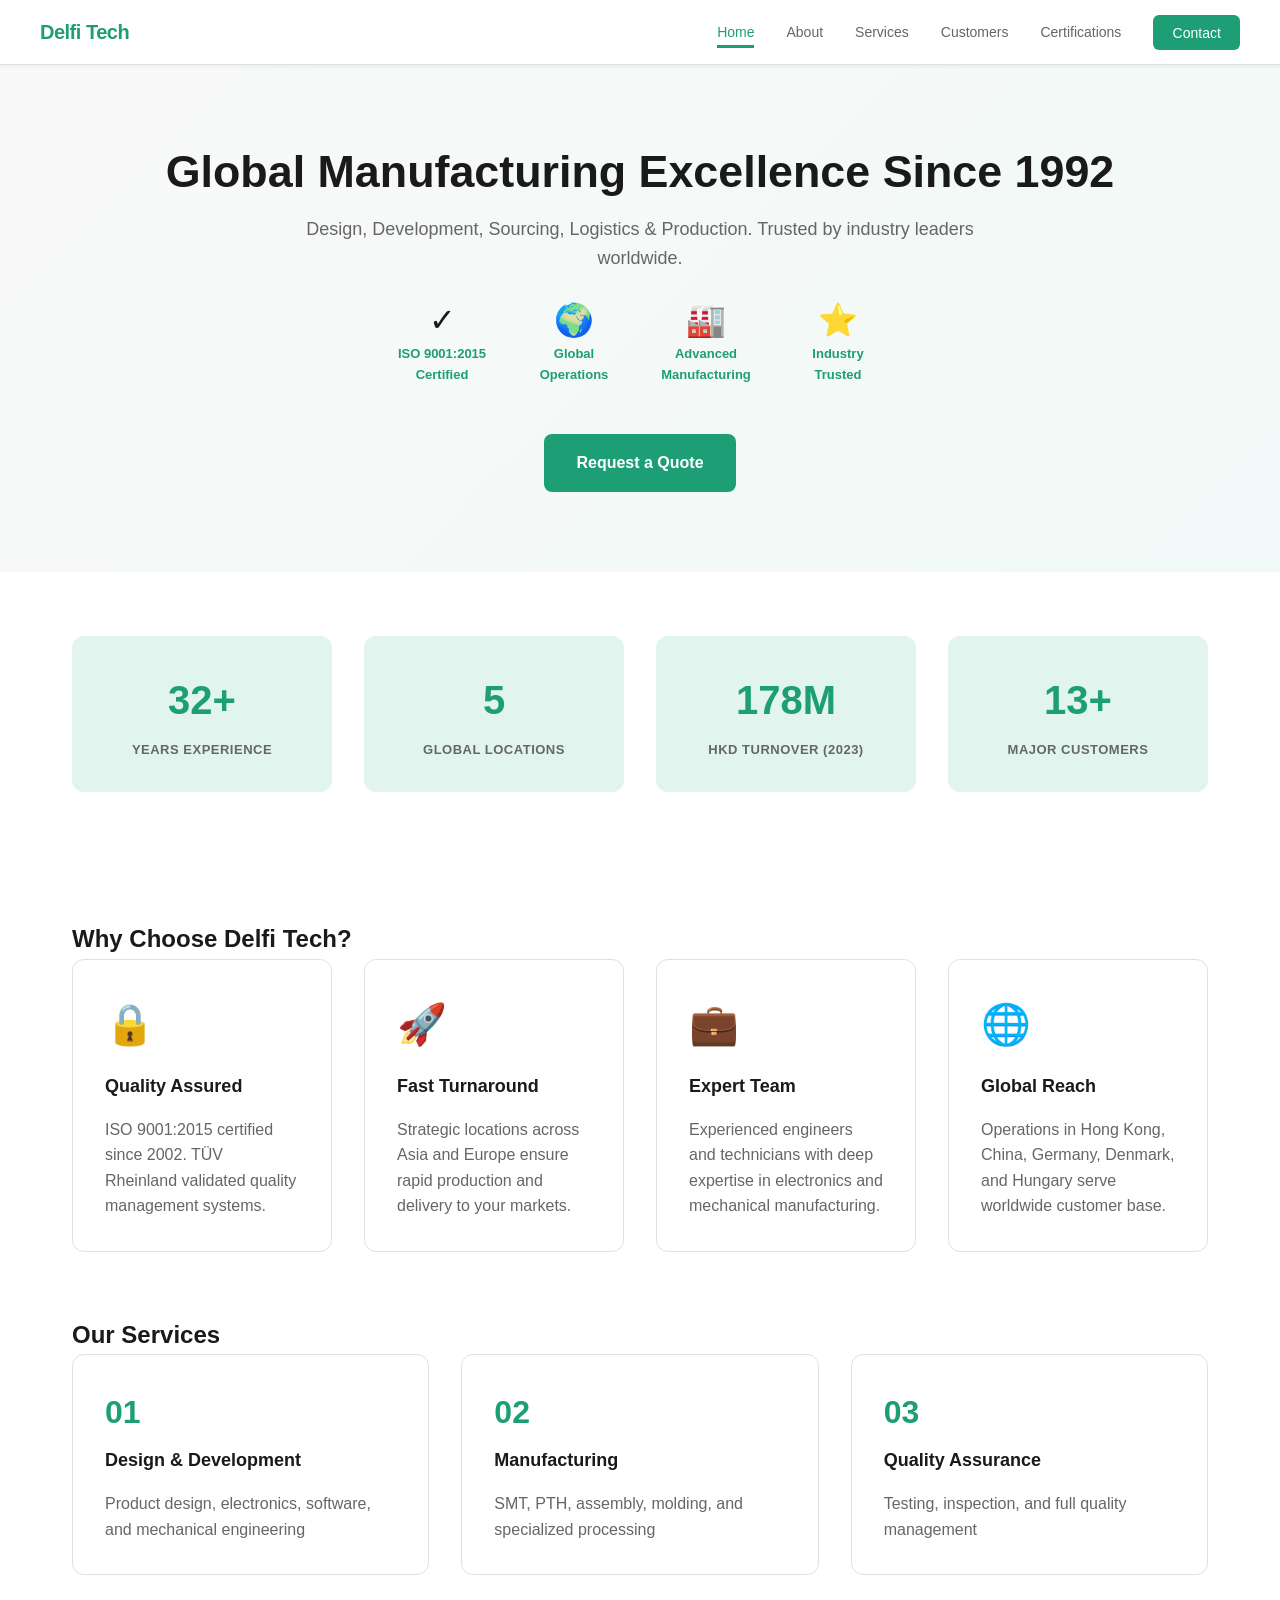
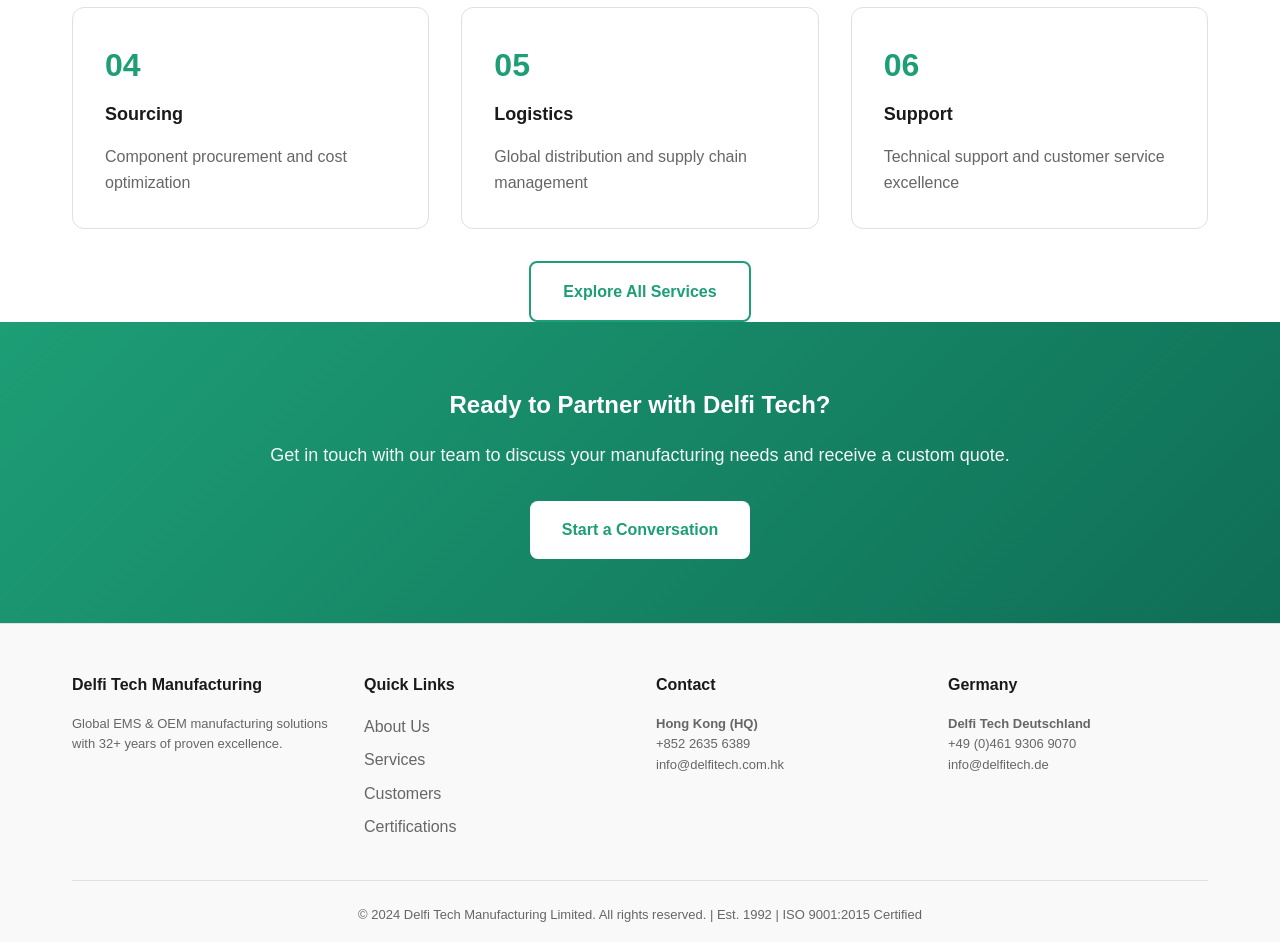
<file: index.html>
<!DOCTYPE html>
<html lang="en">
<head>
  <meta charset="UTF-8">
  <meta name="viewport" content="width=device-width, initial-scale=1.0">
  <meta name="description" content="Delfi Tech Manufacturing - Global EMS & OEM manufacturing solutions. ISO 9001 certified. 32+ years of excellence in electronics, assembly, and logistics.">
  <meta name="keywords" content="electronics manufacturing, EMS, OEM, contract manufacturing, assembly, Hong Kong, Germany, China">
  <meta name="author" content="Delfi Tech Manufacturing Limited">
  <title>Delfi Tech Manufacturing - Global Electronics Manufacturing Solutions</title>
  <link rel="stylesheet" href="style.css">
  <link rel="icon" type="image/svg+xml" href="data:image/svg+xml,<svg xmlns='http://www.w3.org/2000/svg' viewBox='0 0 100 100'><text y='.9em' font-size='90' fill='%231D9E75'>D</text></svg>">
</head>
<body>
  <!-- Navigation -->
  <header class="navbar">
    <div class="container nav-wrapper">
      <div class="logo">
        <span class="logo-text">Delfi Tech</span>
      </div>
      <nav class="nav-menu">
        <ul>
          <li><a href="index.html" class="active">Home</a></li>
          <li><a href="about.html">About</a></li>
          <li><a href="services.html">Services</a></li>
          <li><a href="customers.html">Customers</a></li>
          <li><a href="certifications.html">Certifications</a></li>
          <li><a href="contact.html" class="btn-nav">Contact</a></li>
        </ul>
      </nav>
    </div>
  </header>

  <!-- Hero Section -->
  <section class="hero">
    <div class="container">
      <h1>Global Manufacturing Excellence Since 1992</h1>
      <p class="hero-subtitle">Design, Development, Sourcing, Logistics & Production. Trusted by industry leaders worldwide.</p>
      
      <div class="trust-badges">
        <div class="badge">
          <span class="badge-icon">✓</span>
          <span class="badge-text">ISO 9001:2015 Certified</span>
        </div>
        <div class="badge">
          <span class="badge-icon">🌍</span>
          <span class="badge-text">Global Operations</span>
        </div>
        <div class="badge">
          <span class="badge-icon">🏭</span>
          <span class="badge-text">Advanced Manufacturing</span>
        </div>
        <div class="badge">
          <span class="badge-icon">⭐</span>
          <span class="badge-text">Industry Trusted</span>
        </div>
      </div>

      <a href="contact.html" class="cta-button">Request a Quote</a>
    </div>
  </section>

  <!-- Statistics Section -->
  <section class="stats-section">
    <div class="container">
      <div class="stats-grid">
        <div class="stat-card">
          <div class="stat-number">32+</div>
          <div class="stat-label">Years Experience</div>
        </div>
        <div class="stat-card">
          <div class="stat-number">5</div>
          <div class="stat-label">Global Locations</div>
        </div>
        <div class="stat-card">
          <div class="stat-number">178M</div>
          <div class="stat-label">HKD Turnover (2023)</div>
        </div>
        <div class="stat-card">
          <div class="stat-number">13+</div>
          <div class="stat-label">Major Customers</div>
        </div>
      </div>
    </div>
  </section>

  <!-- Quick Overview -->
  <section class="overview-section">
    <div class="container">
      <h2>Why Choose Delfi Tech?</h2>
      <div class="overview-grid">
        <div class="overview-card">
          <div class="overview-icon">🔒</div>
          <h3>Quality Assured</h3>
          <p>ISO 9001:2015 certified since 2002. TÜV Rheinland validated quality management systems.</p>
        </div>
        <div class="overview-card">
          <div class="overview-icon">🚀</div>
          <h3>Fast Turnaround</h3>
          <p>Strategic locations across Asia and Europe ensure rapid production and delivery to your markets.</p>
        </div>
        <div class="overview-card">
          <div class="overview-icon">💼</div>
          <h3>Expert Team</h3>
          <p>Experienced engineers and technicians with deep expertise in electronics and mechanical manufacturing.</p>
        </div>
        <div class="overview-card">
          <div class="overview-icon">🌐</div>
          <h3>Global Reach</h3>
          <p>Operations in Hong Kong, China, Germany, Denmark, and Hungary serve worldwide customer base.</p>
        </div>
      </div>
    </div>
  </section>

  <!-- Services Preview -->
  <section class="services-preview">
    <div class="container">
      <h2>Our Services</h2>
      <div class="services-grid-home">
        <div class="service-box">
          <span class="service-number">01</span>
          <h3>Design & Development</h3>
          <p>Product design, electronics, software, and mechanical engineering</p>
        </div>
        <div class="service-box">
          <span class="service-number">02</span>
          <h3>Manufacturing</h3>
          <p>SMT, PTH, assembly, molding, and specialized processing</p>
        </div>
        <div class="service-box">
          <span class="service-number">03</span>
          <h3>Quality Assurance</h3>
          <p>Testing, inspection, and full quality management</p>
        </div>
        <div class="service-box">
          <span class="service-number">04</span>
          <h3>Sourcing</h3>
          <p>Component procurement and cost optimization</p>
        </div>
        <div class="service-box">
          <span class="service-number">05</span>
          <h3>Logistics</h3>
          <p>Global distribution and supply chain management</p>
        </div>
        <div class="service-box">
          <span class="service-number">06</span>
          <h3>Support</h3>
          <p>Technical support and customer service excellence</p>
        </div>
      </div>
      <div class="text-center" style="margin-top: 2rem;">
        <a href="services.html" class="cta-button secondary">Explore All Services</a>
      </div>
    </div>
  </section>

  <!-- CTA Section -->
  <section class="cta-section">
    <div class="container">
      <h2>Ready to Partner with Delfi Tech?</h2>
      <p>Get in touch with our team to discuss your manufacturing needs and receive a custom quote.</p>
      <a href="contact.html" class="cta-button white">Start a Conversation</a>
    </div>
  </section>

  <!-- Footer -->
  <footer class="footer">
    <div class="container">
      <div class="footer-grid">
        <div class="footer-section">
          <h4>Delfi Tech Manufacturing</h4>
          <p>Global EMS & OEM manufacturing solutions with 32+ years of proven excellence.</p>
        </div>
        <div class="footer-section">
          <h4>Quick Links</h4>
          <ul>
            <li><a href="about.html">About Us</a></li>
            <li><a href="services.html">Services</a></li>
            <li><a href="customers.html">Customers</a></li>
            <li><a href="certifications.html">Certifications</a></li>
          </ul>
        </div>
        <div class="footer-section">
          <h4>Contact</h4>
          <p>
            <strong>Hong Kong (HQ)</strong><br>
            +852 2635 6389<br>
            info@delfitech.com.hk
          </p>
        </div>
        <div class="footer-section">
          <h4>Germany</h4>
          <p>
            <strong>Delfi Tech Deutschland</strong><br>
            +49 (0)461 9306 9070<br>
            info@delfitech.de
          </p>
        </div>
      </div>
      <div class="footer-bottom">
        <p>&copy; 2024 Delfi Tech Manufacturing Limited. All rights reserved. | Est. 1992 | ISO 9001:2015 Certified</p>
      </div>
    </div>
  </footer>
</body>
</html>
</file>
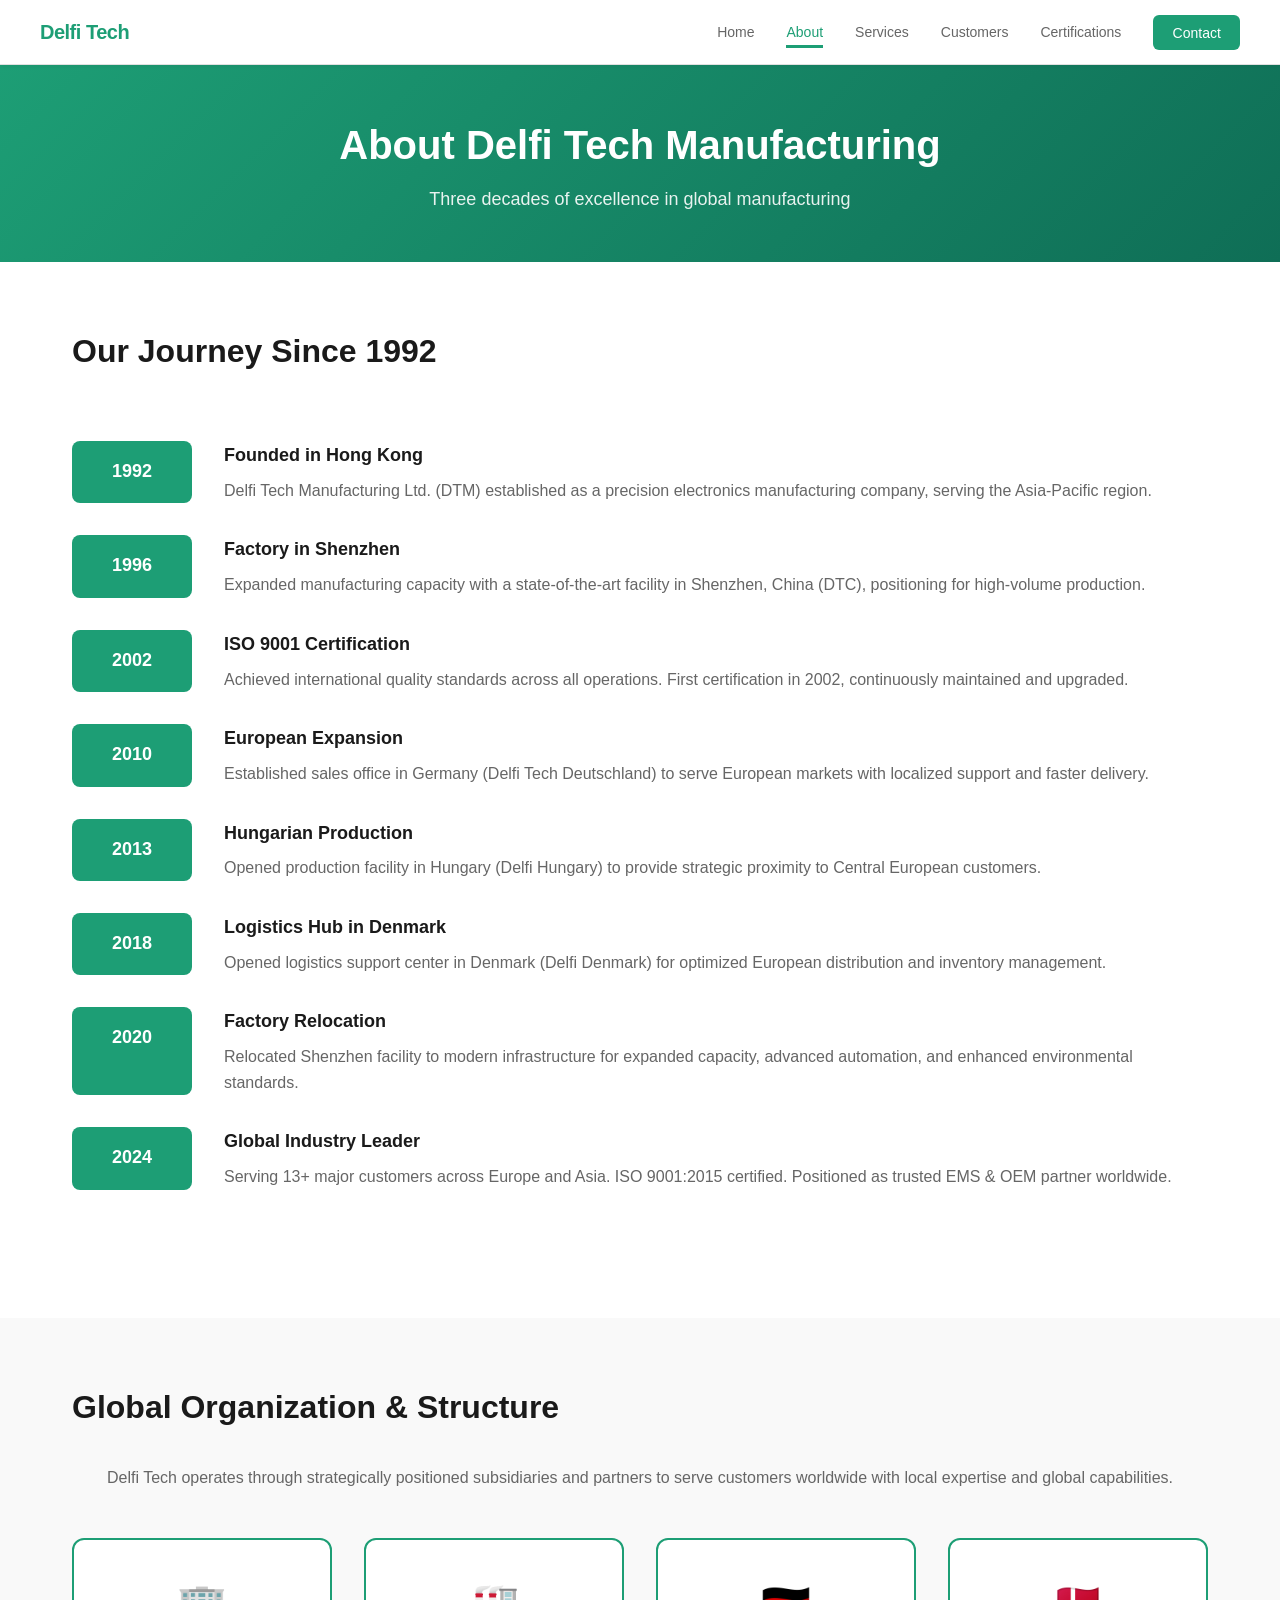
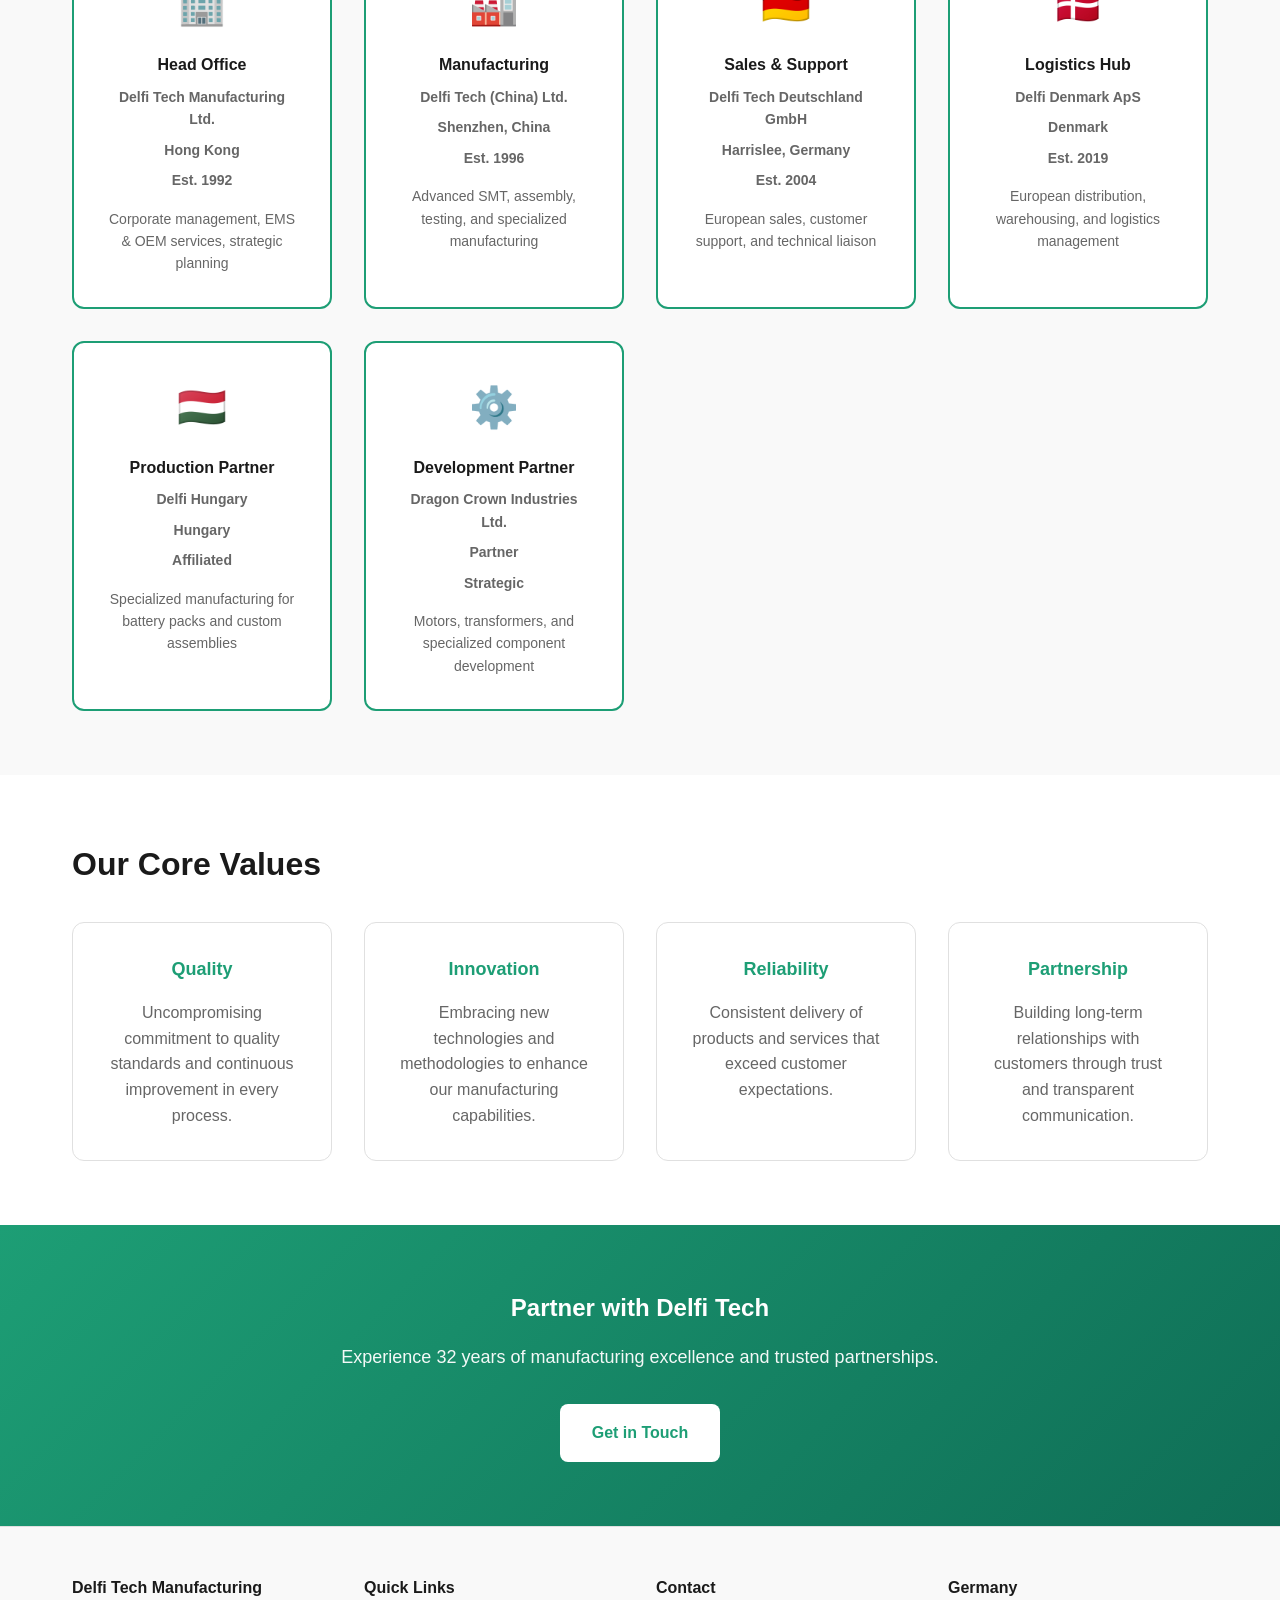
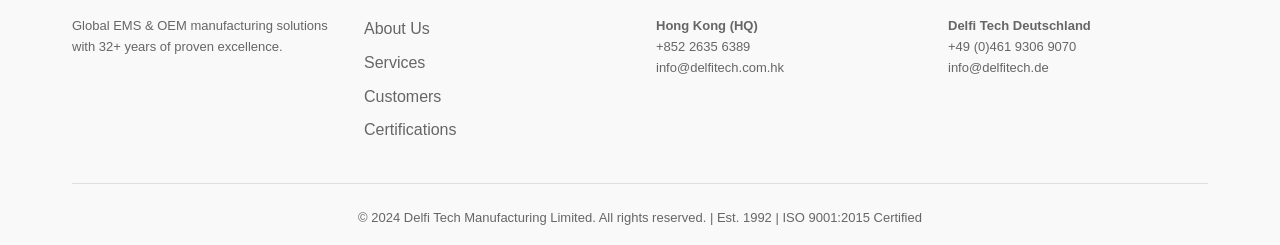
<file: about.html>
<!DOCTYPE html>
<html lang="en">
<head>
  <meta charset="UTF-8">
  <meta name="viewport" content="width=device-width, initial-scale=1.0">
  <meta name="description" content="Learn about Delfi Tech Manufacturing - 32 years of history, global operations, and commitment to excellence.">
  <title>About Delfi Tech - Company History & Organization</title>
  <link rel="stylesheet" href="style.css">
</head>
<body>
  <!-- Navigation -->
  <header class="navbar">
    <div class="container nav-wrapper">
      <div class="logo">
        <span class="logo-text">Delfi Tech</span>
      </div>
      <nav class="nav-menu">
        <ul>
          <li><a href="index.html">Home</a></li>
          <li><a href="about.html" class="active">About</a></li>
          <li><a href="services.html">Services</a></li>
          <li><a href="customers.html">Customers</a></li>
          <li><a href="certifications.html">Certifications</a></li>
          <li><a href="contact.html" class="btn-nav">Contact</a></li>
        </ul>
      </nav>
    </div>
  </header>

  <!-- Page Header -->
  <section class="page-header">
    <div class="container">
      <h1>About Delfi Tech Manufacturing</h1>
      <p>Three decades of excellence in global manufacturing</p>
    </div>
  </section>

  <!-- Company History Timeline -->
  <section class="section">
    <div class="container">
      <h2>Our Journey Since 1992</h2>
      <div class="timeline">
        <div class="timeline-item">
          <div class="timeline-marker">1992</div>
          <div class="timeline-content">
            <h3>Founded in Hong Kong</h3>
            <p>Delfi Tech Manufacturing Ltd. (DTM) established as a precision electronics manufacturing company, serving the Asia-Pacific region.</p>
          </div>
        </div>

        <div class="timeline-item">
          <div class="timeline-marker">1996</div>
          <div class="timeline-content">
            <h3>Factory in Shenzhen</h3>
            <p>Expanded manufacturing capacity with a state-of-the-art facility in Shenzhen, China (DTC), positioning for high-volume production.</p>
          </div>
        </div>

        <div class="timeline-item">
          <div class="timeline-marker">2002</div>
          <div class="timeline-content">
            <h3>ISO 9001 Certification</h3>
            <p>Achieved international quality standards across all operations. First certification in 2002, continuously maintained and upgraded.</p>
          </div>
        </div>

        <div class="timeline-item">
          <div class="timeline-marker">2010</div>
          <div class="timeline-content">
            <h3>European Expansion</h3>
            <p>Established sales office in Germany (Delfi Tech Deutschland) to serve European markets with localized support and faster delivery.</p>
          </div>
        </div>

        <div class="timeline-item">
          <div class="timeline-marker">2013</div>
          <div class="timeline-content">
            <h3>Hungarian Production</h3>
            <p>Opened production facility in Hungary (Delfi Hungary) to provide strategic proximity to Central European customers.</p>
          </div>
        </div>

        <div class="timeline-item">
          <div class="timeline-marker">2018</div>
          <div class="timeline-content">
            <h3>Logistics Hub in Denmark</h3>
            <p>Opened logistics support center in Denmark (Delfi Denmark) for optimized European distribution and inventory management.</p>
          </div>
        </div>

        <div class="timeline-item">
          <div class="timeline-marker">2020</div>
          <div class="timeline-content">
            <h3>Factory Relocation</h3>
            <p>Relocated Shenzhen facility to modern infrastructure for expanded capacity, advanced automation, and enhanced environmental standards.</p>
          </div>
        </div>

        <div class="timeline-item">
          <div class="timeline-marker">2024</div>
          <div class="timeline-content">
            <h3>Global Industry Leader</h3>
            <p>Serving 13+ major customers across Europe and Asia. ISO 9001:2015 certified. Positioned as trusted EMS & OEM partner worldwide.</p>
          </div>
        </div>
      </div>
    </div>
  </section>

  <!-- Global Organization -->
  <section class="section gray-bg">
    <div class="container">
      <h2>Global Organization & Structure</h2>
      <p style="text-align: center; margin-bottom: 3rem; color: var(--text-secondary);">
        Delfi Tech operates through strategically positioned subsidiaries and partners to serve customers worldwide with local expertise and global capabilities.
      </p>

      <div class="org-grid">
        <div class="org-card">
          <div class="org-icon">🏢</div>
          <h3>Head Office</h3>
          <p><strong>Delfi Tech Manufacturing Ltd.</strong></p>
          <p class="location">Hong Kong</p>
          <p class="year">Est. 1992</p>
          <p class="description">Corporate management, EMS & OEM services, strategic planning</p>
        </div>

        <div class="org-card">
          <div class="org-icon">🏭</div>
          <h3>Manufacturing</h3>
          <p><strong>Delfi Tech (China) Ltd.</strong></p>
          <p class="location">Shenzhen, China</p>
          <p class="year">Est. 1996</p>
          <p class="description">Advanced SMT, assembly, testing, and specialized manufacturing</p>
        </div>

        <div class="org-card">
          <div class="org-icon">🇩🇪</div>
          <h3>Sales & Support</h3>
          <p><strong>Delfi Tech Deutschland GmbH</strong></p>
          <p class="location">Harrislee, Germany</p>
          <p class="year">Est. 2004</p>
          <p class="description">European sales, customer support, and technical liaison</p>
        </div>

        <div class="org-card">
          <div class="org-icon">🇩🇰</div>
          <h3>Logistics Hub</h3>
          <p><strong>Delfi Denmark ApS</strong></p>
          <p class="location">Denmark</p>
          <p class="year">Est. 2019</p>
          <p class="description">European distribution, warehousing, and logistics management</p>
        </div>

        <div class="org-card">
          <div class="org-icon">🇭🇺</div>
          <h3>Production Partner</h3>
          <p><strong>Delfi Hungary</strong></p>
          <p class="location">Hungary</p>
          <p class="year">Affiliated</p>
          <p class="description">Specialized manufacturing for battery packs and custom assemblies</p>
        </div>

        <div class="org-card">
          <div class="org-icon">⚙️</div>
          <h3>Development Partner</h3>
          <p><strong>Dragon Crown Industries Ltd.</strong></p>
          <p class="location">Partner</p>
          <p class="year">Strategic</p>
          <p class="description">Motors, transformers, and specialized component development</p>
        </div>
      </div>
    </div>
  </section>

  <!-- Our Values -->
  <section class="section">
    <div class="container">
      <h2>Our Core Values</h2>
      <div class="values-grid">
        <div class="value-card">
          <h3>Quality</h3>
          <p>Uncompromising commitment to quality standards and continuous improvement in every process.</p>
        </div>
        <div class="value-card">
          <h3>Innovation</h3>
          <p>Embracing new technologies and methodologies to enhance our manufacturing capabilities.</p>
        </div>
        <div class="value-card">
          <h3>Reliability</h3>
          <p>Consistent delivery of products and services that exceed customer expectations.</p>
        </div>
        <div class="value-card">
          <h3>Partnership</h3>
          <p>Building long-term relationships with customers through trust and transparent communication.</p>
        </div>
      </div>
    </div>
  </section>

  <!-- CTA Section -->
  <section class="cta-section">
    <div class="container">
      <h2>Partner with Delfi Tech</h2>
      <p>Experience 32 years of manufacturing excellence and trusted partnerships.</p>
      <a href="contact.html" class="cta-button white">Get in Touch</a>
    </div>
  </section>

  <!-- Footer -->
  <footer class="footer">
    <div class="container">
      <div class="footer-grid">
        <div class="footer-section">
          <h4>Delfi Tech Manufacturing</h4>
          <p>Global EMS & OEM manufacturing solutions with 32+ years of proven excellence.</p>
        </div>
        <div class="footer-section">
          <h4>Quick Links</h4>
          <ul>
            <li><a href="about.html">About Us</a></li>
            <li><a href="services.html">Services</a></li>
            <li><a href="customers.html">Customers</a></li>
            <li><a href="certifications.html">Certifications</a></li>
          </ul>
        </div>
        <div class="footer-section">
          <h4>Contact</h4>
          <p>
            <strong>Hong Kong (HQ)</strong><br>
            +852 2635 6389<br>
            info@delfitech.com.hk
          </p>
        </div>
        <div class="footer-section">
          <h4>Germany</h4>
          <p>
            <strong>Delfi Tech Deutschland</strong><br>
            +49 (0)461 9306 9070<br>
            info@delfitech.de
          </p>
        </div>
      </div>
      <div class="footer-bottom">
        <p>&copy; 2024 Delfi Tech Manufacturing Limited. All rights reserved. | Est. 1992 | ISO 9001:2015 Certified</p>
      </div>
    </div>
  </footer>
</body>
</html>
</file>
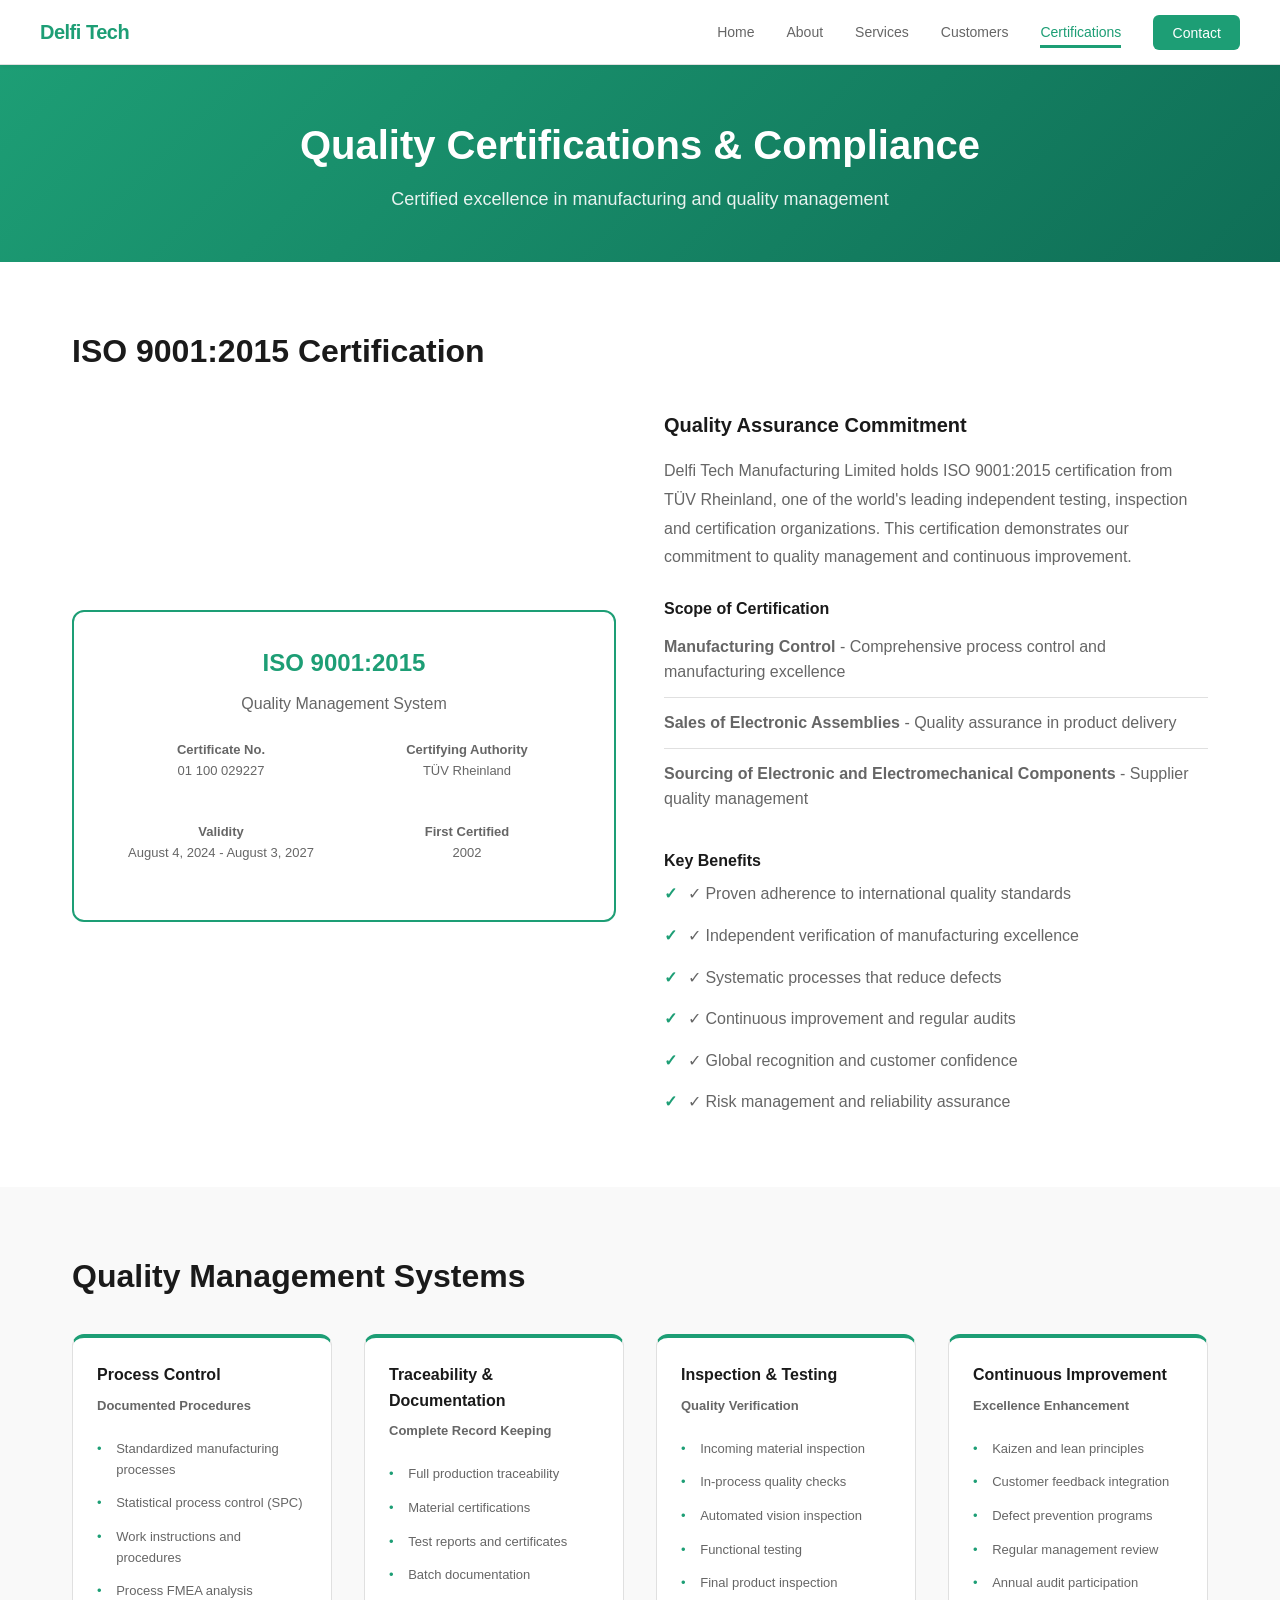
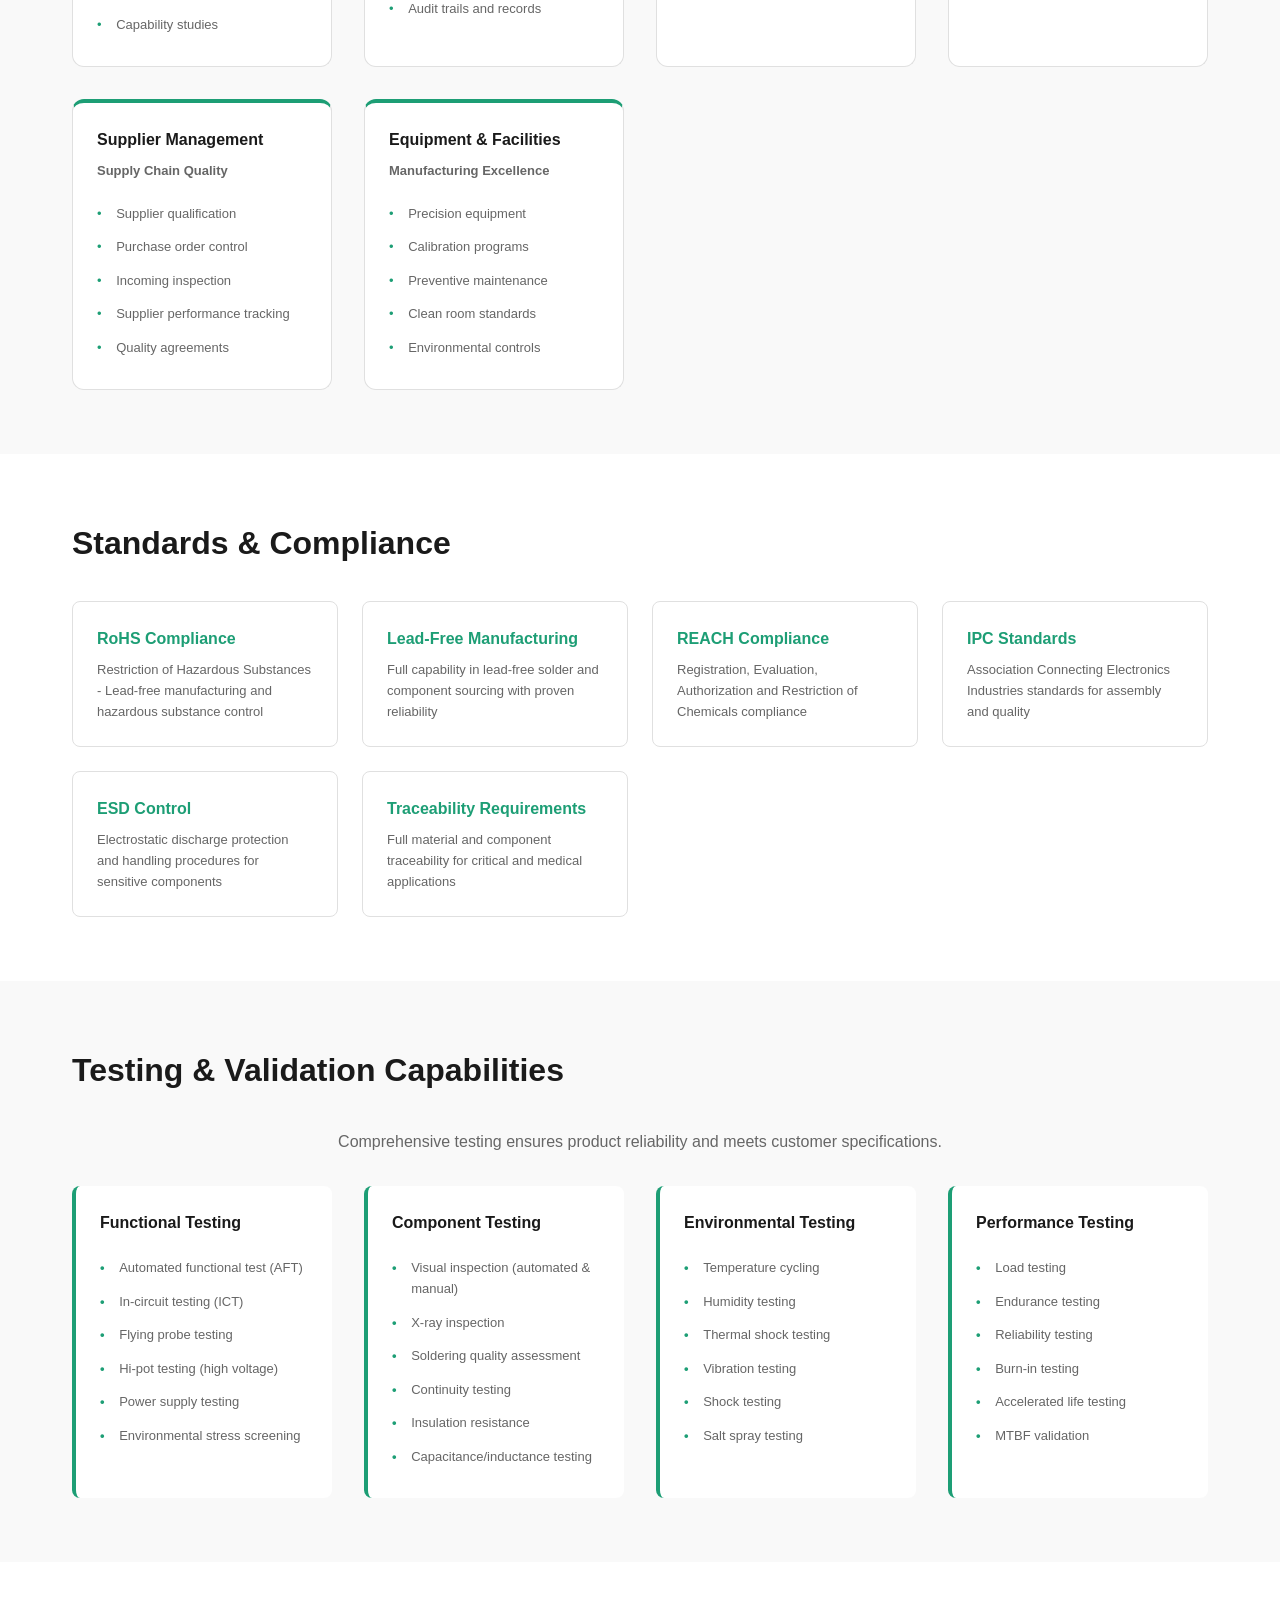
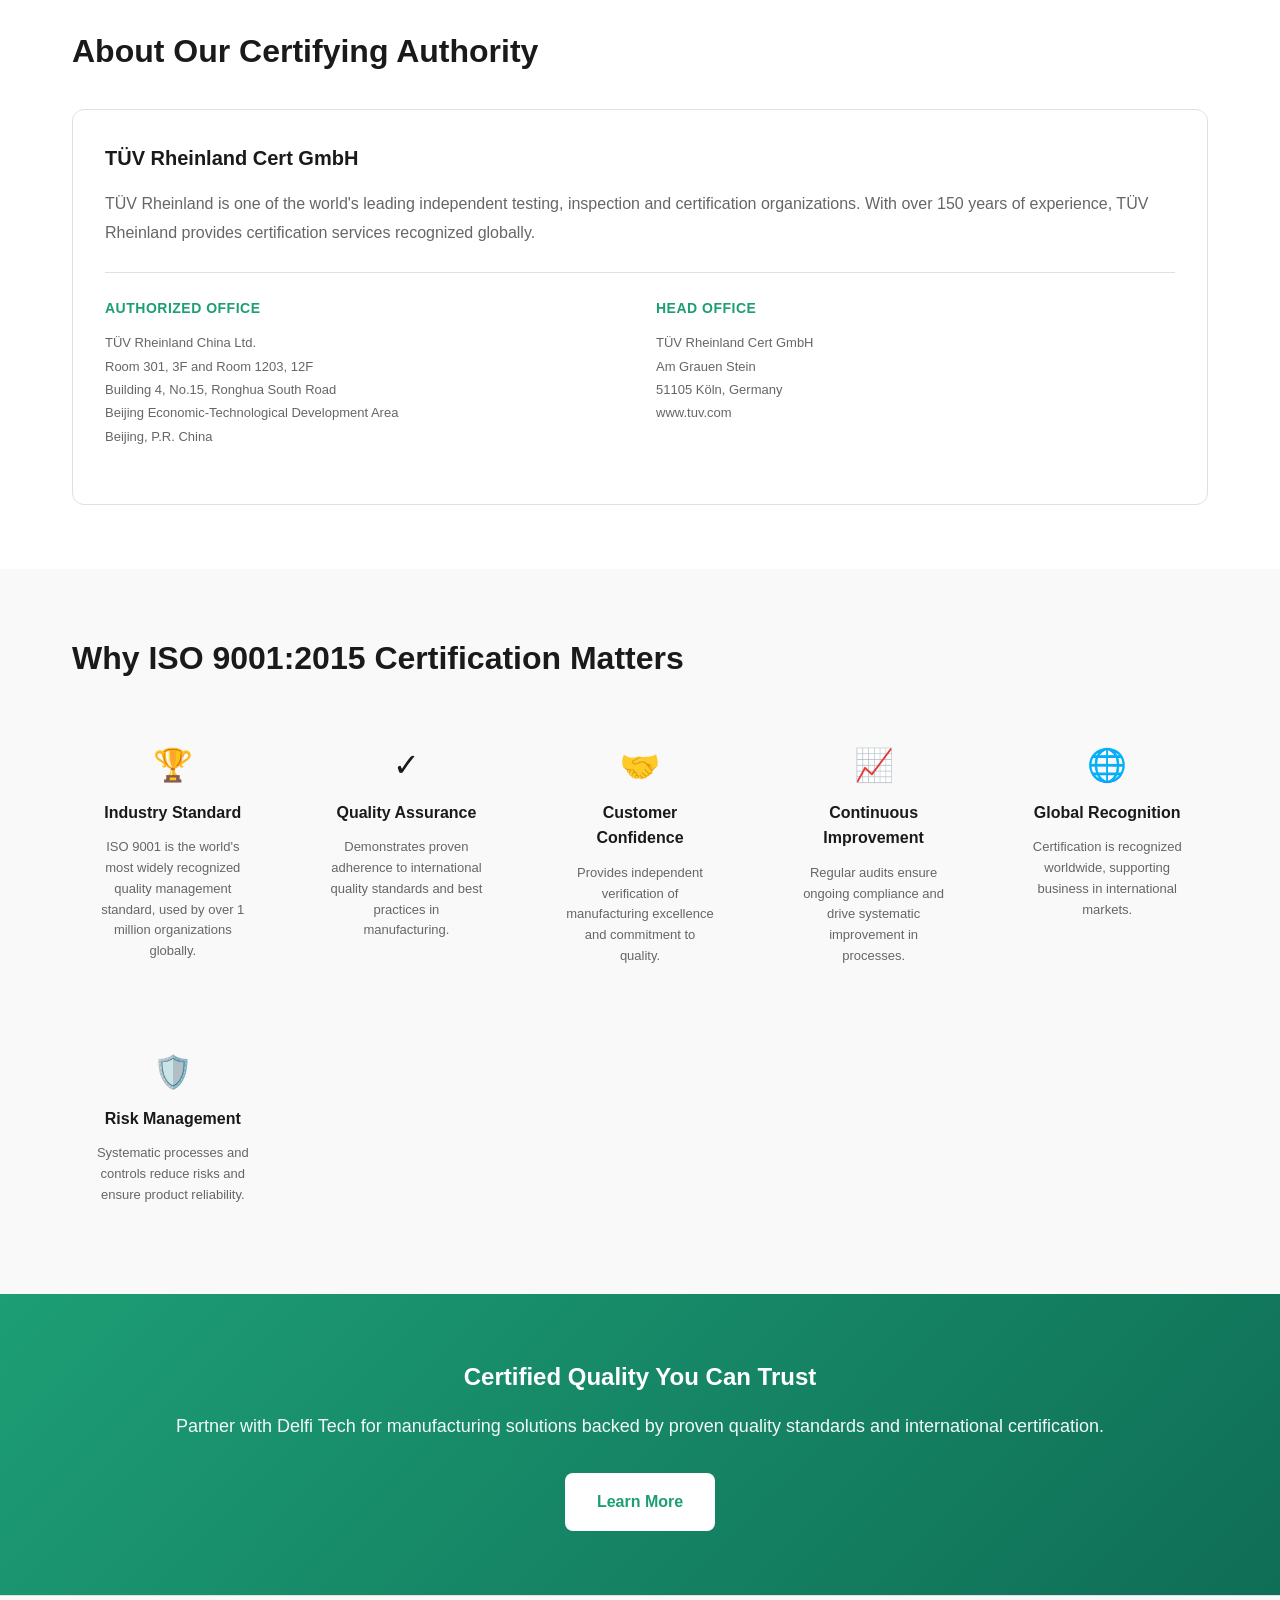
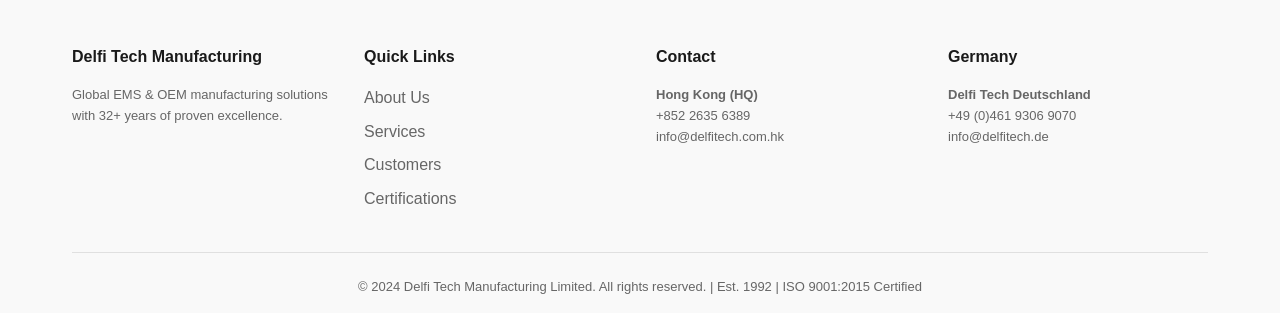
<file: certifications.html>
<!DOCTYPE html>
<html lang="en">
<head>
  <meta charset="UTF-8">
  <meta name="viewport" content="width=device-width, initial-scale=1.0">
  <meta name="description" content="Delfi Tech certifications - ISO 9001:2015 certified by TÜV Rheinland. Quality management and compliance.">
  <title>Certifications - Delfi Tech Manufacturing</title>
  <link rel="stylesheet" href="style.css">
</head>
<body>
  <!-- Navigation -->
  <header class="navbar">
    <div class="container nav-wrapper">
      <div class="logo">
        <span class="logo-text">Delfi Tech</span>
      </div>
      <nav class="nav-menu">
        <ul>
          <li><a href="index.html">Home</a></li>
          <li><a href="about.html">About</a></li>
          <li><a href="services.html">Services</a></li>
          <li><a href="customers.html">Customers</a></li>
          <li><a href="certifications.html" class="active">Certifications</a></li>
          <li><a href="contact.html" class="btn-nav">Contact</a></li>
        </ul>
      </nav>
    </div>
  </header>

  <!-- Page Header -->
  <section class="page-header">
    <div class="container">
      <h1>Quality Certifications & Compliance</h1>
      <p>Certified excellence in manufacturing and quality management</p>
    </div>
  </section>

  <!-- ISO 9001 Certification -->
  <section class="section">
    <div class="container">
      <h2>ISO 9001:2015 Certification</h2>
      
      <div class="cert-highlight">
        <div class="cert-badge">
          <div class="cert-badge-content">
            <h3>ISO 9001:2015</h3>
            <p>Quality Management System</p>
            <div class="cert-details">
              <p><strong>Certificate No.</strong><br>01 100 029227</p>
              <p><strong>Certifying Authority</strong><br>TÜV Rheinland</p>
              <p><strong>Validity</strong><br>August 4, 2024 - August 3, 2027</p>
              <p><strong>First Certified</strong><br>2002</p>
            </div>
          </div>
        </div>

        <div class="cert-info">
          <h3>Quality Assurance Commitment</h3>
          <p>Delfi Tech Manufacturing Limited holds ISO 9001:2015 certification from TÜV Rheinland, one of the world's leading independent testing, inspection and certification organizations. This certification demonstrates our commitment to quality management and continuous improvement.</p>

          <h4>Scope of Certification</h4>
          <ul class="cert-scope">
            <li><strong>Manufacturing Control</strong> - Comprehensive process control and manufacturing excellence</li>
            <li><strong>Sales of Electronic Assemblies</strong> - Quality assurance in product delivery</li>
            <li><strong>Sourcing of Electronic and Electromechanical Components</strong> - Supplier quality management</li>
          </ul>

          <h4>Key Benefits</h4>
          <ul class="benefits-list">
            <li>✓ Proven adherence to international quality standards</li>
            <li>✓ Independent verification of manufacturing excellence</li>
            <li>✓ Systematic processes that reduce defects</li>
            <li>✓ Continuous improvement and regular audits</li>
            <li>✓ Global recognition and customer confidence</li>
            <li>✓ Risk management and reliability assurance</li>
          </ul>
        </div>
      </div>
    </div>
  </section>

  <!-- Quality Systems -->
  <section class="section gray-bg">
    <div class="container">
      <h2>Quality Management Systems</h2>
      
      <div class="quality-systems-grid">
        <div class="quality-card">
          <h3>Process Control</h3>
          <p><strong>Documented Procedures</strong></p>
          <ul>
            <li>Standardized manufacturing processes</li>
            <li>Statistical process control (SPC)</li>
            <li>Work instructions and procedures</li>
            <li>Process FMEA analysis</li>
            <li>Capability studies</li>
          </ul>
        </div>

        <div class="quality-card">
          <h3>Traceability & Documentation</h3>
          <p><strong>Complete Record Keeping</strong></p>
          <ul>
            <li>Full production traceability</li>
            <li>Material certifications</li>
            <li>Test reports and certificates</li>
            <li>Batch documentation</li>
            <li>Audit trails and records</li>
          </ul>
        </div>

        <div class="quality-card">
          <h3>Inspection & Testing</h3>
          <p><strong>Quality Verification</strong></p>
          <ul>
            <li>Incoming material inspection</li>
            <li>In-process quality checks</li>
            <li>Automated vision inspection</li>
            <li>Functional testing</li>
            <li>Final product inspection</li>
          </ul>
        </div>

        <div class="quality-card">
          <h3>Continuous Improvement</h3>
          <p><strong>Excellence Enhancement</strong></p>
          <ul>
            <li>Kaizen and lean principles</li>
            <li>Customer feedback integration</li>
            <li>Defect prevention programs</li>
            <li>Regular management review</li>
            <li>Annual audit participation</li>
          </ul>
        </div>

        <div class="quality-card">
          <h3>Supplier Management</h3>
          <p><strong>Supply Chain Quality</strong></p>
          <ul>
            <li>Supplier qualification</li>
            <li>Purchase order control</li>
            <li>Incoming inspection</li>
            <li>Supplier performance tracking</li>
            <li>Quality agreements</li>
          </ul>
        </div>

        <div class="quality-card">
          <h3>Equipment & Facilities</h3>
          <p><strong>Manufacturing Excellence</strong></p>
          <ul>
            <li>Precision equipment</li>
            <li>Calibration programs</li>
            <li>Preventive maintenance</li>
            <li>Clean room standards</li>
            <li>Environmental controls</li>
          </ul>
        </div>
      </div>
    </div>
  </section>

  <!-- Compliance Standards -->
  <section class="section">
    <div class="container">
      <h2>Standards & Compliance</h2>
      <div class="standards-grid">
        <div class="standard-box">
          <h3>RoHS Compliance</h3>
          <p>Restriction of Hazardous Substances - Lead-free manufacturing and hazardous substance control</p>
        </div>
        <div class="standard-box">
          <h3>Lead-Free Manufacturing</h3>
          <p>Full capability in lead-free solder and component sourcing with proven reliability</p>
        </div>
        <div class="standard-box">
          <h3>REACH Compliance</h3>
          <p>Registration, Evaluation, Authorization and Restriction of Chemicals compliance</p>
        </div>
        <div class="standard-box">
          <h3>IPC Standards</h3>
          <p>Association Connecting Electronics Industries standards for assembly and quality</p>
        </div>
        <div class="standard-box">
          <h3>ESD Control</h3>
          <p>Electrostatic discharge protection and handling procedures for sensitive components</p>
        </div>
        <div class="standard-box">
          <h3>Traceability Requirements</h3>
          <p>Full material and component traceability for critical and medical applications</p>
        </div>
      </div>
    </div>
  </section>

  <!-- Testing & Validation -->
  <section class="section gray-bg">
    <div class="container">
      <h2>Testing & Validation Capabilities</h2>
      <p style="text-align: center; margin-bottom: 2rem; color: var(--text-secondary);">
        Comprehensive testing ensures product reliability and meets customer specifications.
      </p>

      <div class="testing-grid">
        <div class="test-category">
          <h3>Functional Testing</h3>
          <ul>
            <li>Automated functional test (AFT)</li>
            <li>In-circuit testing (ICT)</li>
            <li>Flying probe testing</li>
            <li>Hi-pot testing (high voltage)</li>
            <li>Power supply testing</li>
            <li>Environmental stress screening</li>
          </ul>
        </div>

        <div class="test-category">
          <h3>Component Testing</h3>
          <ul>
            <li>Visual inspection (automated & manual)</li>
            <li>X-ray inspection</li>
            <li>Soldering quality assessment</li>
            <li>Continuity testing</li>
            <li>Insulation resistance</li>
            <li>Capacitance/inductance testing</li>
          </ul>
        </div>

        <div class="test-category">
          <h3>Environmental Testing</h3>
          <ul>
            <li>Temperature cycling</li>
            <li>Humidity testing</li>
            <li>Thermal shock testing</li>
            <li>Vibration testing</li>
            <li>Shock testing</li>
            <li>Salt spray testing</li>
          </ul>
        </div>

        <div class="test-category">
          <h3>Performance Testing</h3>
          <ul>
            <li>Load testing</li>
            <li>Endurance testing</li>
            <li>Reliability testing</li>
            <li>Burn-in testing</li>
            <li>Accelerated life testing</li>
            <li>MTBF validation</li>
          </ul>
        </div>
      </div>
    </div>
  </section>

  <!-- Certifying Authority -->
  <section class="section">
    <div class="container">
      <h2>About Our Certifying Authority</h2>
      
      <div class="authority-box">
        <h3>TÜV Rheinland Cert GmbH</h3>
        <p>
          TÜV Rheinland is one of the world's leading independent testing, inspection and certification organizations. With over 150 years of experience, TÜV Rheinland provides certification services recognized globally.
        </p>
        
        <div class="authority-details">
          <div>
            <h4>Authorized Office</h4>
            <p>
              TÜV Rheinland China Ltd.<br>
              Room 301, 3F and Room 1203, 12F<br>
              Building 4, No.15, Ronghua South Road<br>
              Beijing Economic-Technological Development Area<br>
              Beijing, P.R. China
            </p>
          </div>
          <div>
            <h4>Head Office</h4>
            <p>
              TÜV Rheinland Cert GmbH<br>
              Am Grauen Stein<br>
              51105 Köln, Germany<br>
              www.tuv.com
            </p>
          </div>
        </div>
      </div>
    </div>
  </section>

  <!-- Why Certification Matters -->
  <section class="section gray-bg">
    <div class="container">
      <h2>Why ISO 9001:2015 Certification Matters</h2>
      <div class="importance-grid">
        <div class="importance-card">
          <span class="importance-icon">🏆</span>
          <h3>Industry Standard</h3>
          <p>ISO 9001 is the world's most widely recognized quality management standard, used by over 1 million organizations globally.</p>
        </div>
        <div class="importance-card">
          <span class="importance-icon">✓</span>
          <h3>Quality Assurance</h3>
          <p>Demonstrates proven adherence to international quality standards and best practices in manufacturing.</p>
        </div>
        <div class="importance-card">
          <span class="importance-icon">🤝</span>
          <h3>Customer Confidence</h3>
          <p>Provides independent verification of manufacturing excellence and commitment to quality.</p>
        </div>
        <div class="importance-card">
          <span class="importance-icon">📈</span>
          <h3>Continuous Improvement</h3>
          <p>Regular audits ensure ongoing compliance and drive systematic improvement in processes.</p>
        </div>
        <div class="importance-card">
          <span class="importance-icon">🌐</span>
          <h3>Global Recognition</h3>
          <p>Certification is recognized worldwide, supporting business in international markets.</p>
        </div>
        <div class="importance-card">
          <span class="importance-icon">🛡️</span>
          <h3>Risk Management</h3>
          <p>Systematic processes and controls reduce risks and ensure product reliability.</p>
        </div>
      </div>
    </div>
  </section>

  <!-- CTA Section -->
  <section class="cta-section">
    <div class="container">
      <h2>Certified Quality You Can Trust</h2>
      <p>Partner with Delfi Tech for manufacturing solutions backed by proven quality standards and international certification.</p>
      <a href="contact.html" class="cta-button white">Learn More</a>
    </div>
  </section>

  <!-- Footer -->
  <footer class="footer">
    <div class="container">
      <div class="footer-grid">
        <div class="footer-section">
          <h4>Delfi Tech Manufacturing</h4>
          <p>Global EMS & OEM manufacturing solutions with 32+ years of proven excellence.</p>
        </div>
        <div class="footer-section">
          <h4>Quick Links</h4>
          <ul>
            <li><a href="about.html">About Us</a></li>
            <li><a href="services.html">Services</a></li>
            <li><a href="customers.html">Customers</a></li>
            <li><a href="certifications.html">Certifications</a></li>
          </ul>
        </div>
        <div class="footer-section">
          <h4>Contact</h4>
          <p>
            <strong>Hong Kong (HQ)</strong><br>
            +852 2635 6389<br>
            info@delfitech.com.hk
          </p>
        </div>
        <div class="footer-section">
          <h4>Germany</h4>
          <p>
            <strong>Delfi Tech Deutschland</strong><br>
            +49 (0)461 9306 9070<br>
            info@delfitech.de
          </p>
        </div>
      </div>
      <div class="footer-bottom">
        <p>&copy; 2024 Delfi Tech Manufacturing Limited. All rights reserved. | Est. 1992 | ISO 9001:2015 Certified</p>
      </div>
    </div>
  </footer>
</body>
</html>
</file>
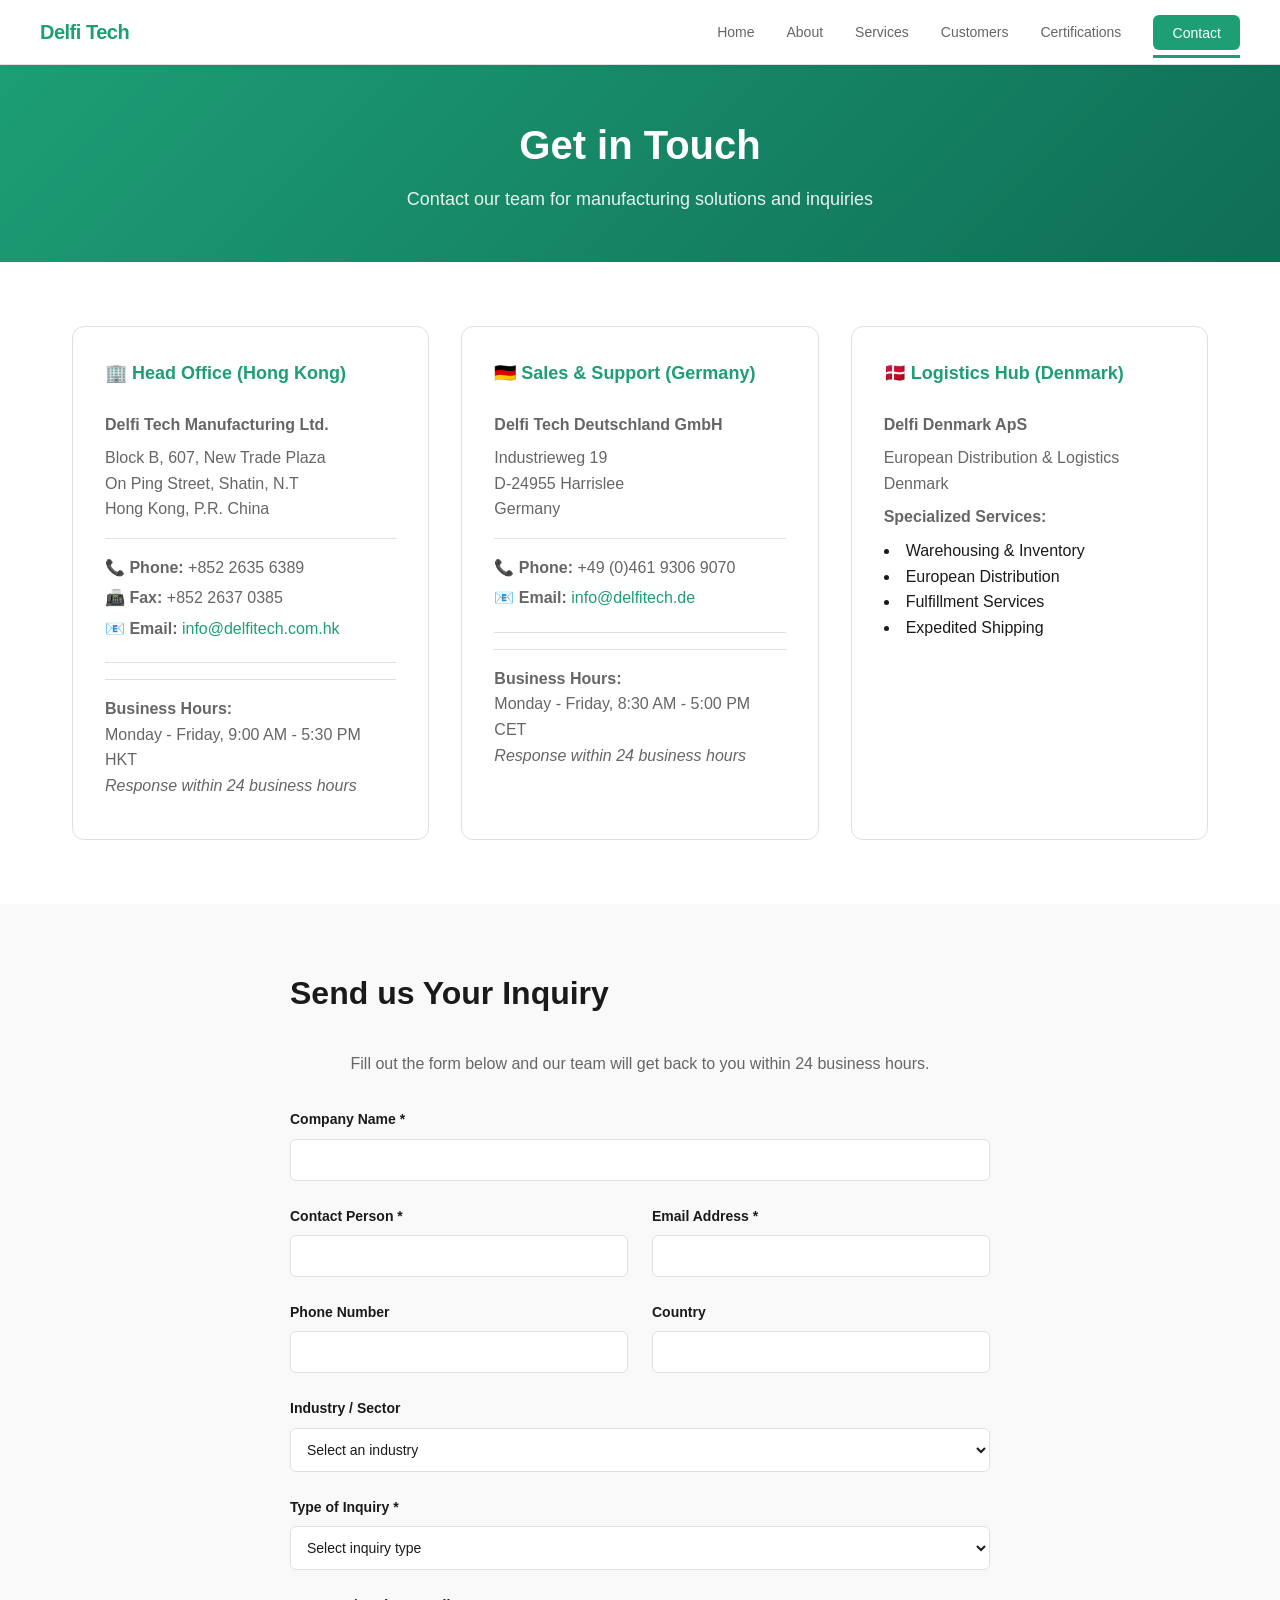
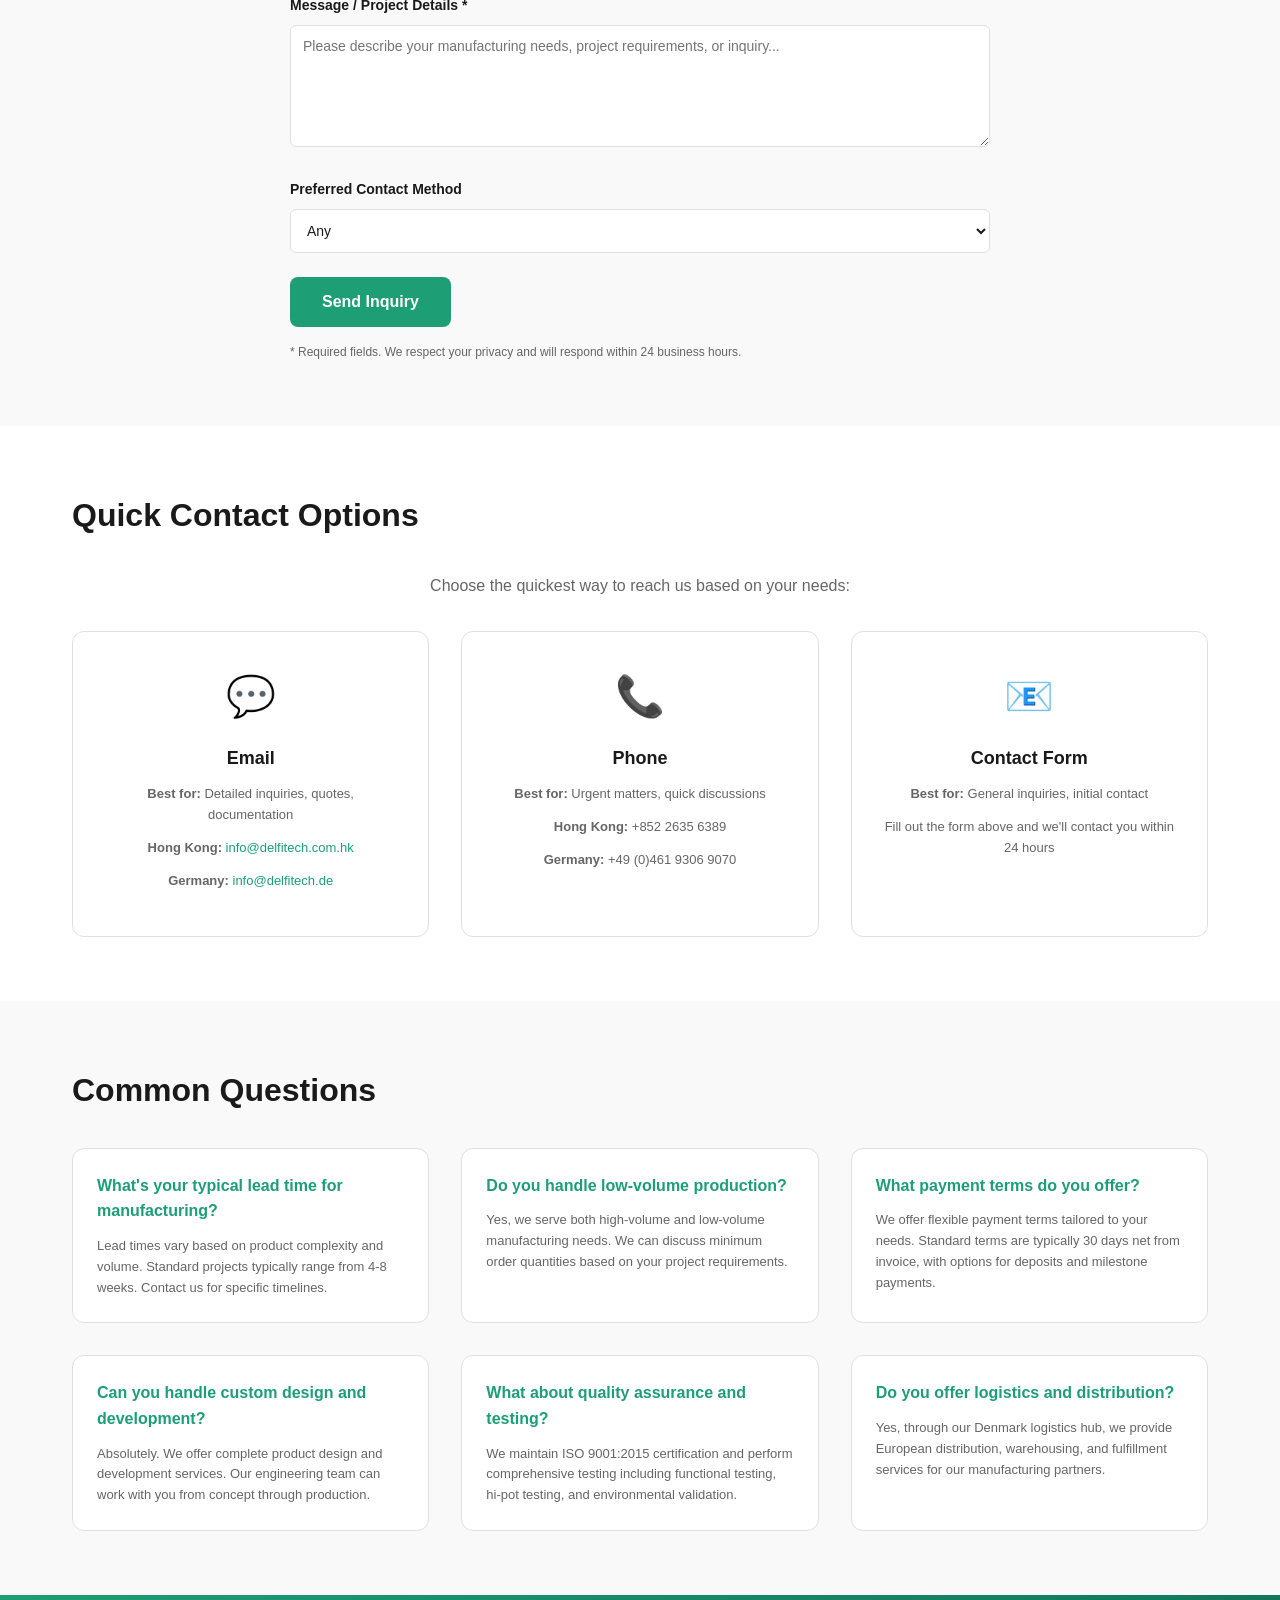
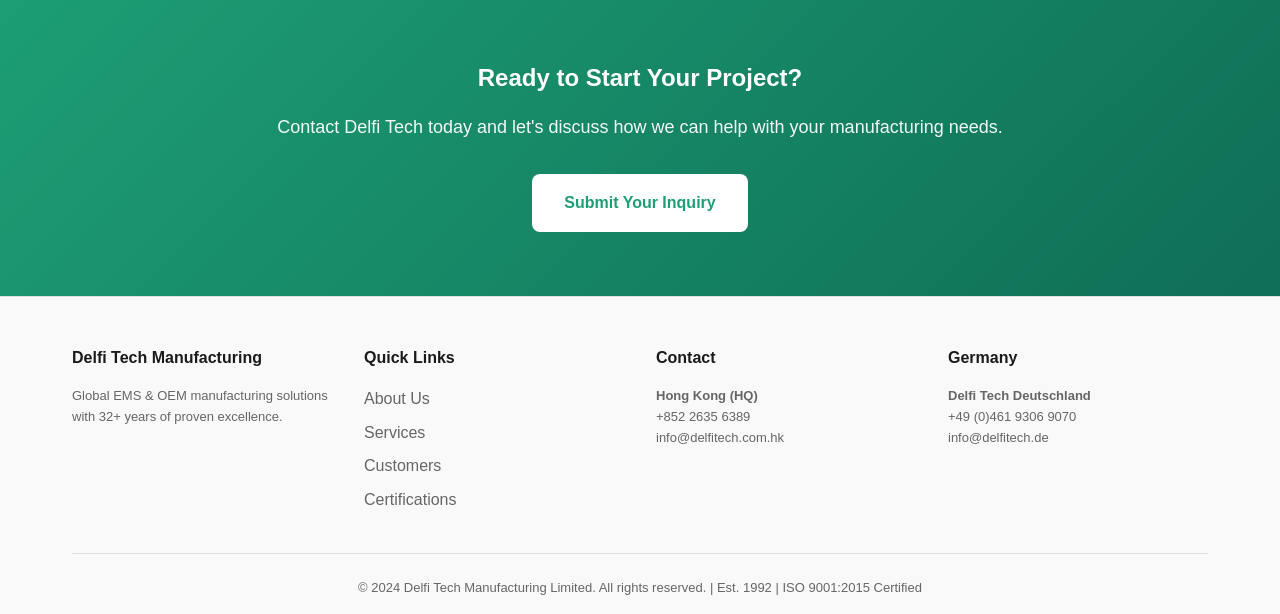
<file: contact.html>
<!DOCTYPE html>
<html lang="en">
<head>
  <meta charset="UTF-8">
  <meta name="viewport" content="width=device-width, initial-scale=1.0">
  <meta name="description" content="Contact Delfi Tech Manufacturing - Get in touch with our team for quotes, inquiries, and manufacturing solutions.">
  <title>Contact - Delfi Tech Manufacturing</title>
  <link rel="stylesheet" href="style.css">
</head>
<body>
  <!-- Navigation -->
  <header class="navbar">
    <div class="container nav-wrapper">
      <div class="logo">
        <span class="logo-text">Delfi Tech</span>
      </div>
      <nav class="nav-menu">
        <ul>
          <li><a href="index.html">Home</a></li>
          <li><a href="about.html">About</a></li>
          <li><a href="services.html">Services</a></li>
          <li><a href="customers.html">Customers</a></li>
          <li><a href="certifications.html">Certifications</a></li>
          <li><a href="contact.html" class="active btn-nav">Contact</a></li>
        </ul>
      </nav>
    </div>
  </header>

  <!-- Page Header -->
  <section class="page-header">
    <div class="container">
      <h1>Get in Touch</h1>
      <p>Contact our team for manufacturing solutions and inquiries</p>
    </div>
  </section>

  <!-- Contact Information -->
  <section class="section">
    <div class="container">
      <div class="contact-info-grid">
        <div class="contact-info-card">
          <h3>🏢 Head Office (Hong Kong)</h3>
          <div class="contact-details">
            <p><strong>Delfi Tech Manufacturing Ltd.</strong></p>
            <p>Block B, 607, New Trade Plaza<br>
            On Ping Street, Shatin, N.T<br>
            Hong Kong, P.R. China</p>
            
            <div class="contact-methods">
              <p><strong>📞 Phone:</strong> +852 2635 6389</p>
              <p><strong>📠 Fax:</strong> +852 2637 0385</p>
              <p><strong>📧 Email:</strong> <a href="mailto:info@delfitech.com.hk">info@delfitech.com.hk</a></p>
            </div>
            
            <p class="business-hours"><strong>Business Hours:</strong><br>
            Monday - Friday, 9:00 AM - 5:30 PM HKT<br>
            <em>Response within 24 business hours</em></p>
          </div>
        </div>

        <div class="contact-info-card">
          <h3>🇩🇪 Sales & Support (Germany)</h3>
          <div class="contact-details">
            <p><strong>Delfi Tech Deutschland GmbH</strong></p>
            <p>Industrieweg 19<br>
            D-24955 Harrislee<br>
            Germany</p>
            
            <div class="contact-methods">
              <p><strong>📞 Phone:</strong> +49 (0)461 9306 9070</p>
              <p><strong>📧 Email:</strong> <a href="mailto:info@delfitech.de">info@delfitech.de</a></p>
            </div>
            
            <p class="business-hours"><strong>Business Hours:</strong><br>
            Monday - Friday, 8:30 AM - 5:00 PM CET<br>
            <em>Response within 24 business hours</em></p>
          </div>
        </div>

        <div class="contact-info-card">
          <h3>🇩🇰 Logistics Hub (Denmark)</h3>
          <div class="contact-details">
            <p><strong>Delfi Denmark ApS</strong></p>
            <p>European Distribution & Logistics<br>
            Denmark</p>
            
            <p><strong>Specialized Services:</strong></p>
            <ul style="list-style-position: inside;">
              <li>Warehousing & Inventory</li>
              <li>European Distribution</li>
              <li>Fulfillment Services</li>
              <li>Expedited Shipping</li>
            </ul>
          </div>
        </div>
      </div>
    </div>
  </section>

  <!-- Contact Form -->
  <section class="section gray-bg">
    <div class="container">
      <div class="form-container">
        <h2>Send us Your Inquiry</h2>
        <p style="text-align: center; margin-bottom: 2rem; color: var(--text-secondary);">
          Fill out the form below and our team will get back to you within 24 business hours.
        </p>

        <form name="contact" method="POST" netlify>
          <div class="form-group">
            <label for="company">Company Name *</label>
            <input type="text" id="company" name="company" required>
          </div>

          <div class="form-row">
            <div class="form-group">
              <label for="contact-name">Contact Person *</label>
              <input type="text" id="contact-name" name="contact-name" required>
            </div>
            <div class="form-group">
              <label for="email">Email Address *</label>
              <input type="email" id="email" name="email" required>
            </div>
          </div>

          <div class="form-row">
            <div class="form-group">
              <label for="phone">Phone Number</label>
              <input type="tel" id="phone" name="phone">
            </div>
            <div class="form-group">
              <label for="country">Country</label>
              <input type="text" id="country" name="country">
            </div>
          </div>

          <div class="form-group">
            <label for="industry">Industry / Sector</label>
            <select id="industry" name="industry">
              <option value="">Select an industry</option>
              <option value="Medical & Safety">Medical & Safety</option>
              <option value="Retail & POS">Retail & POS</option>
              <option value="Agricultural">Agricultural</option>
              <option value="Hospitality">Hospitality</option>
              <option value="Industrial Automation">Industrial Automation</option>
              <option value="Manufacturing">Manufacturing</option>
              <option value="Electronics">Electronics</option>
              <option value="Other">Other</option>
            </select>
          </div>

          <div class="form-group">
            <label for="inquiry-type">Type of Inquiry *</label>
            <select id="inquiry-type" name="inquiry-type" required>
              <option value="">Select inquiry type</option>
              <option value="Manufacturing Quote">Manufacturing Quote</option>
              <option value="Product Development">Product Development</option>
              <option value="Component Sourcing">Component Sourcing</option>
              <option value="Custom Assembly">Custom Assembly Services</option>
              <option value="Technical Support">Technical Support</option>
              <option value="Partnership Opportunity">Partnership Opportunity</option>
              <option value="General Inquiry">General Inquiry</option>
            </select>
          </div>

          <div class="form-group">
            <label for="message">Message / Project Details *</label>
            <textarea id="message" name="message" rows="6" placeholder="Please describe your manufacturing needs, project requirements, or inquiry..." required></textarea>
          </div>

          <div class="form-group">
            <label for="preferred-contact">Preferred Contact Method</label>
            <select id="preferred-contact" name="preferred-contact">
              <option value="">Any</option>
              <option value="Email">Email</option>
              <option value="Phone">Phone</option>
              <option value="Both">Both Email & Phone</option>
            </select>
          </div>

          <button type="submit" class="cta-button">Send Inquiry</button>
          <p style="font-size: 12px; color: var(--text-secondary); margin-top: 1rem;">
            * Required fields. We respect your privacy and will respond within 24 business hours.
          </p>
        </form>
      </div>
    </div>
  </section>

  <!-- Quick Inquiry Options -->
  <section class="section">
    <div class="container">
      <h2>Quick Contact Options</h2>
      <p style="text-align: center; margin-bottom: 2rem; color: var(--text-secondary);">
        Choose the quickest way to reach us based on your needs:
      </p>

      <div class="quick-contact-grid">
        <div class="quick-contact-card">
          <div class="quick-icon">💬</div>
          <h3>Email</h3>
          <p><strong>Best for:</strong> Detailed inquiries, quotes, documentation</p>
          <p><strong>Hong Kong:</strong> <a href="mailto:info@delfitech.com.hk">info@delfitech.com.hk</a></p>
          <p><strong>Germany:</strong> <a href="mailto:info@delfitech.de">info@delfitech.de</a></p>
        </div>

        <div class="quick-contact-card">
          <div class="quick-icon">📞</div>
          <h3>Phone</h3>
          <p><strong>Best for:</strong> Urgent matters, quick discussions</p>
          <p><strong>Hong Kong:</strong> +852 2635 6389</p>
          <p><strong>Germany:</strong> +49 (0)461 9306 9070</p>
        </div>

        <div class="quick-contact-card">
          <div class="quick-icon">📧</div>
          <h3>Contact Form</h3>
          <p><strong>Best for:</strong> General inquiries, initial contact</p>
          <p>Fill out the form above and we'll contact you within 24 hours</p>
        </div>
      </div>
    </div>
  </section>

  <!-- FAQ / Common Inquiries -->
  <section class="section gray-bg">
    <div class="container">
      <h2>Common Questions</h2>
      
      <div class="faq-grid">
        <div class="faq-item">
          <h3>What's your typical lead time for manufacturing?</h3>
          <p>Lead times vary based on product complexity and volume. Standard projects typically range from 4-8 weeks. Contact us for specific timelines.</p>
        </div>

        <div class="faq-item">
          <h3>Do you handle low-volume production?</h3>
          <p>Yes, we serve both high-volume and low-volume manufacturing needs. We can discuss minimum order quantities based on your project requirements.</p>
        </div>

        <div class="faq-item">
          <h3>What payment terms do you offer?</h3>
          <p>We offer flexible payment terms tailored to your needs. Standard terms are typically 30 days net from invoice, with options for deposits and milestone payments.</p>
        </div>

        <div class="faq-item">
          <h3>Can you handle custom design and development?</h3>
          <p>Absolutely. We offer complete product design and development services. Our engineering team can work with you from concept through production.</p>
        </div>

        <div class="faq-item">
          <h3>What about quality assurance and testing?</h3>
          <p>We maintain ISO 9001:2015 certification and perform comprehensive testing including functional testing, hi-pot testing, and environmental validation.</p>
        </div>

        <div class="faq-item">
          <h3>Do you offer logistics and distribution?</h3>
          <p>Yes, through our Denmark logistics hub, we provide European distribution, warehousing, and fulfillment services for our manufacturing partners.</p>
        </div>
      </div>
    </div>
  </section>

  <!-- CTA Section -->
  <section class="cta-section">
    <div class="container">
      <h2>Ready to Start Your Project?</h2>
      <p>Contact Delfi Tech today and let's discuss how we can help with your manufacturing needs.</p>
      <a href="#contact" class="cta-button white">Submit Your Inquiry</a>
    </div>
  </section>

  <!-- Footer -->
  <footer class="footer">
    <div class="container">
      <div class="footer-grid">
        <div class="footer-section">
          <h4>Delfi Tech Manufacturing</h4>
          <p>Global EMS & OEM manufacturing solutions with 32+ years of proven excellence.</p>
        </div>
        <div class="footer-section">
          <h4>Quick Links</h4>
          <ul>
            <li><a href="about.html">About Us</a></li>
            <li><a href="services.html">Services</a></li>
            <li><a href="customers.html">Customers</a></li>
            <li><a href="certifications.html">Certifications</a></li>
          </ul>
        </div>
        <div class="footer-section">
          <h4>Contact</h4>
          <p>
            <strong>Hong Kong (HQ)</strong><br>
            +852 2635 6389<br>
            info@delfitech.com.hk
          </p>
        </div>
        <div class="footer-section">
          <h4>Germany</h4>
          <p>
            <strong>Delfi Tech Deutschland</strong><br>
            +49 (0)461 9306 9070<br>
            info@delfitech.de
          </p>
        </div>
      </div>
      <div class="footer-bottom">
        <p>&copy; 2024 Delfi Tech Manufacturing Limited. All rights reserved. | Est. 1992 | ISO 9001:2015 Certified</p>
      </div>
    </div>
  </footer>
</body>
</html>
</file>
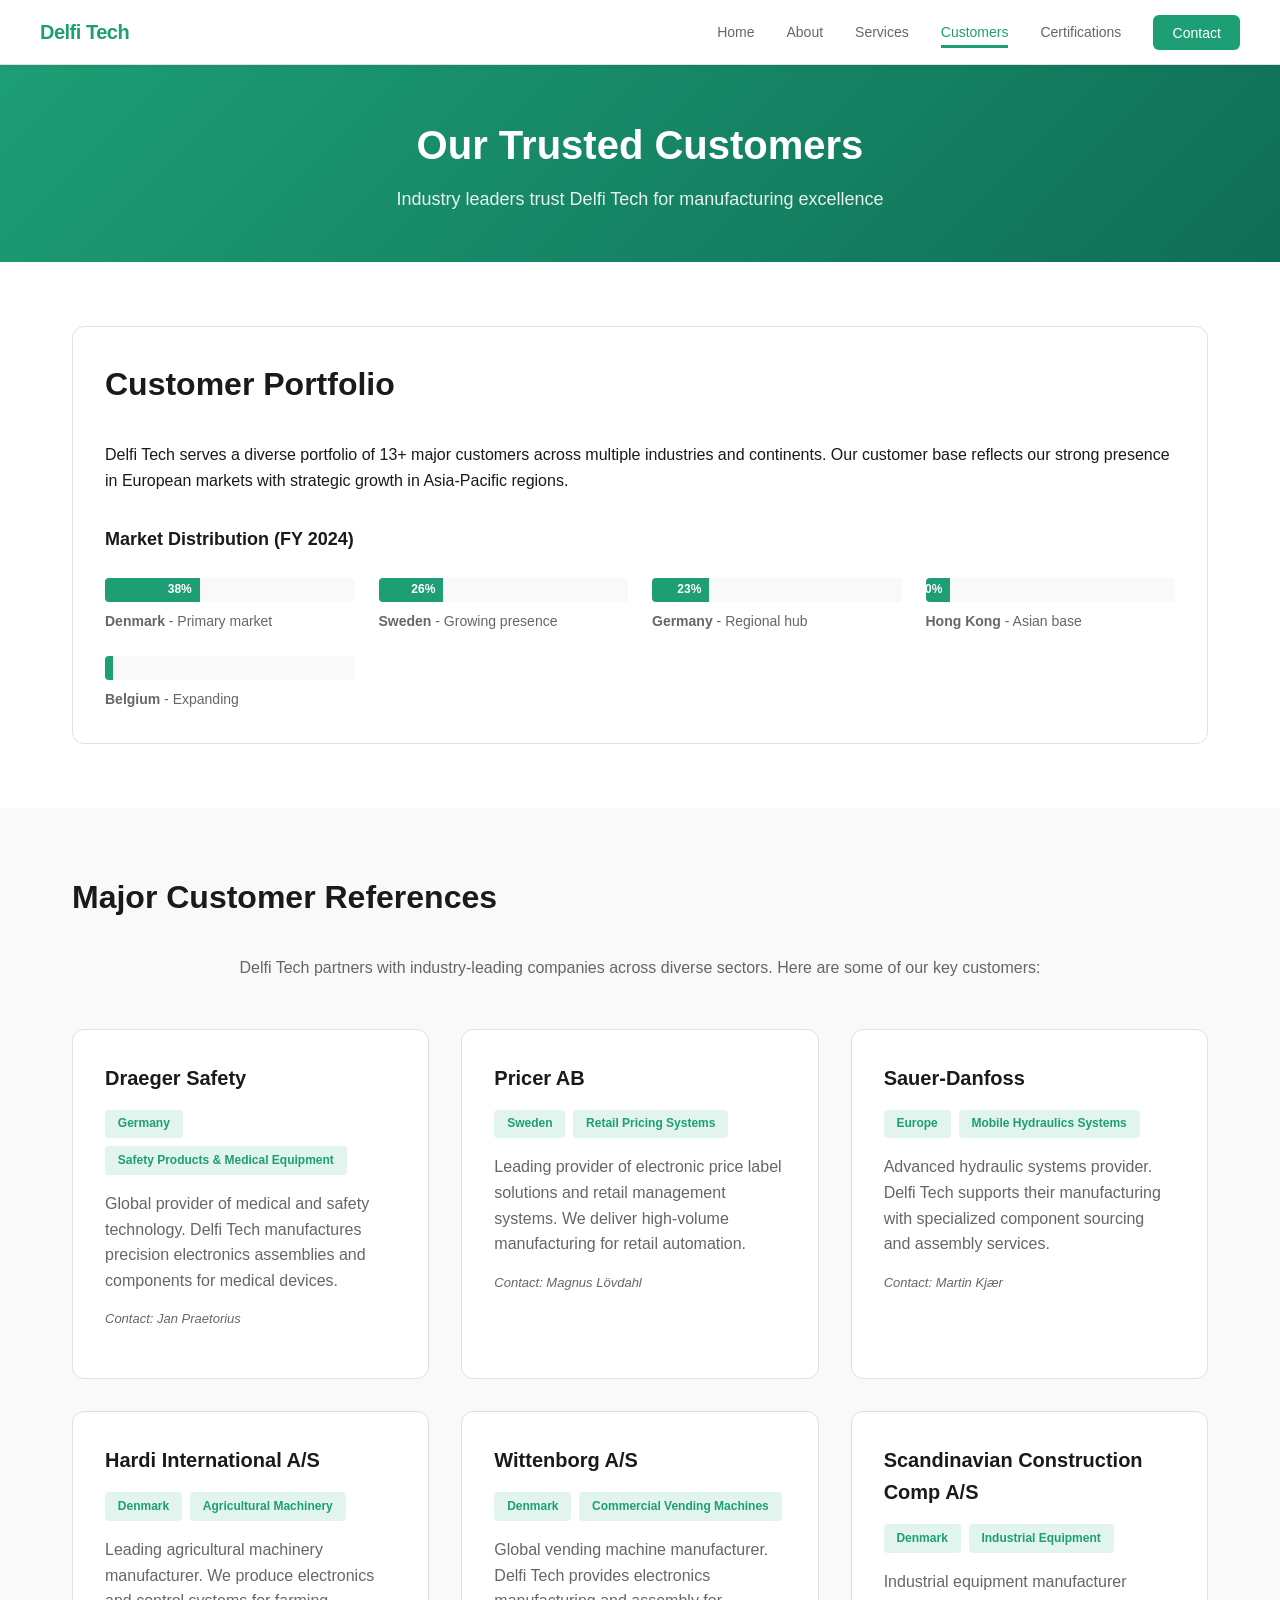
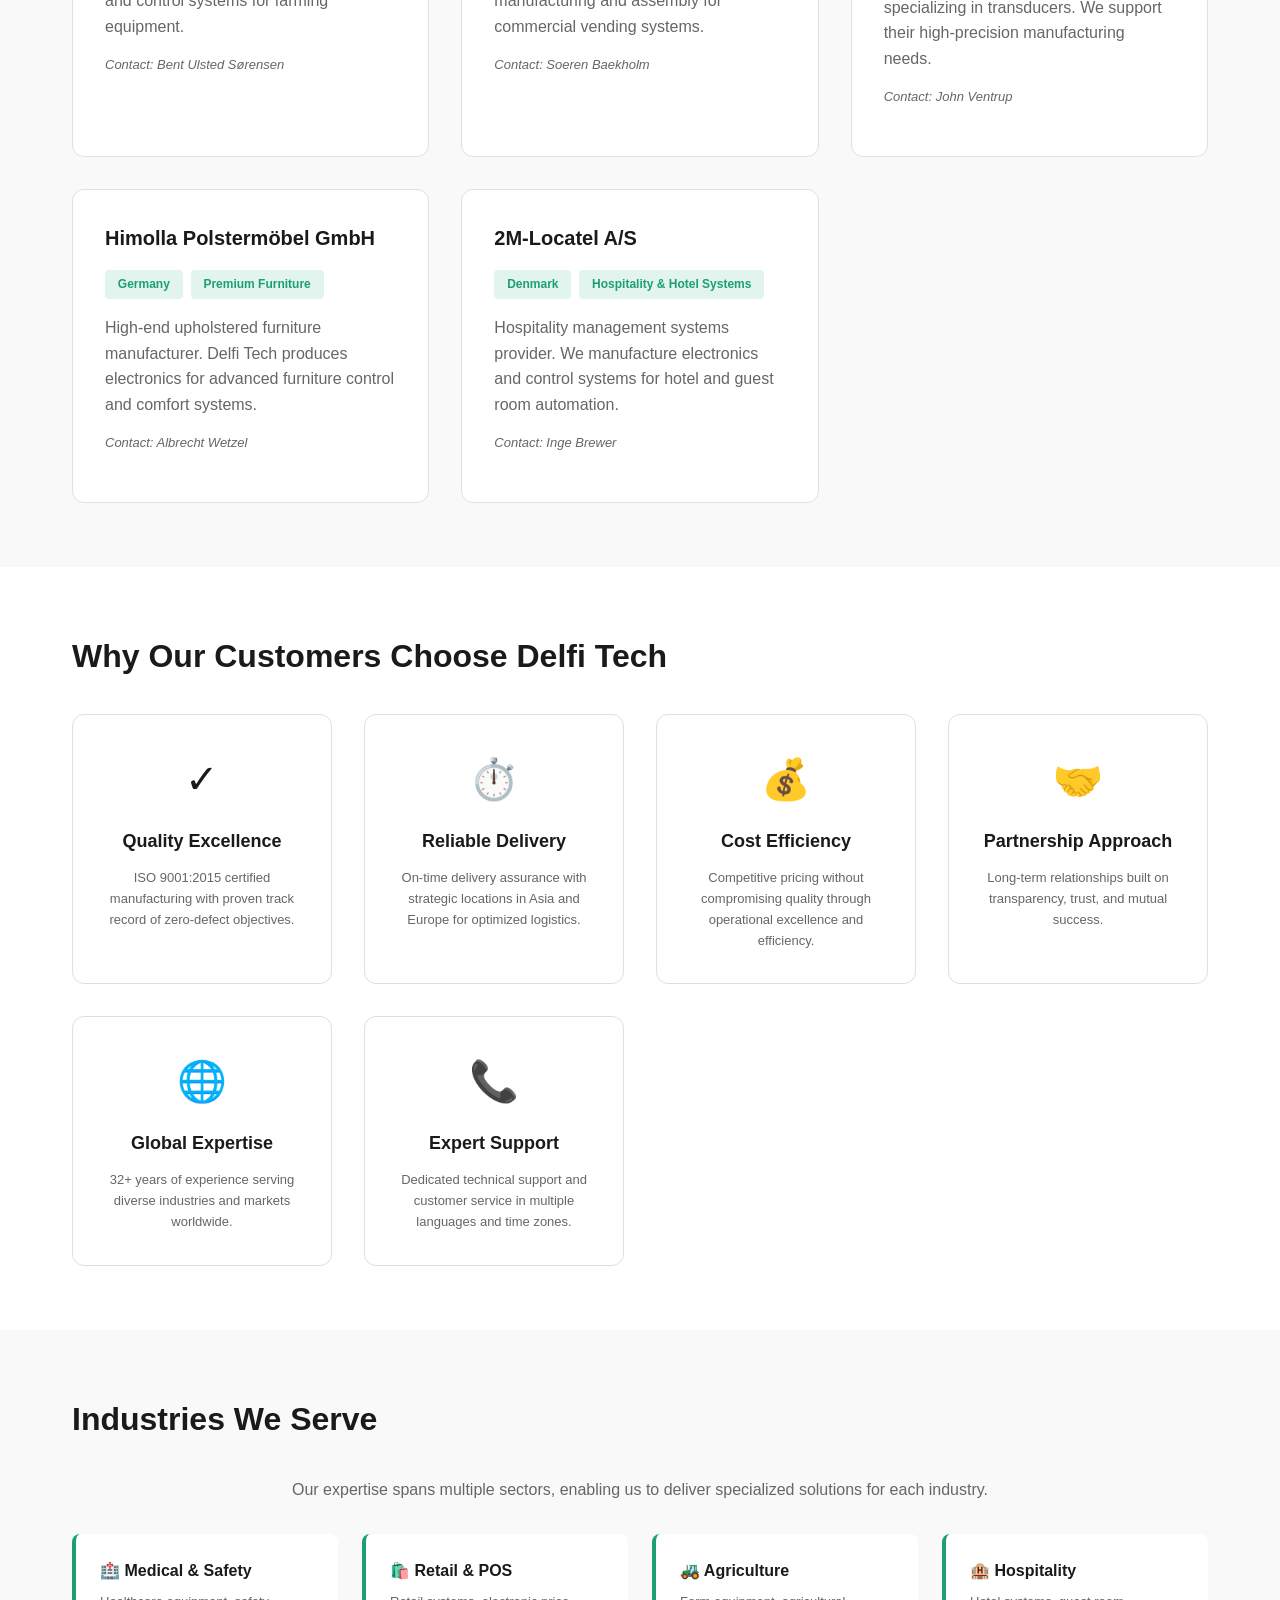
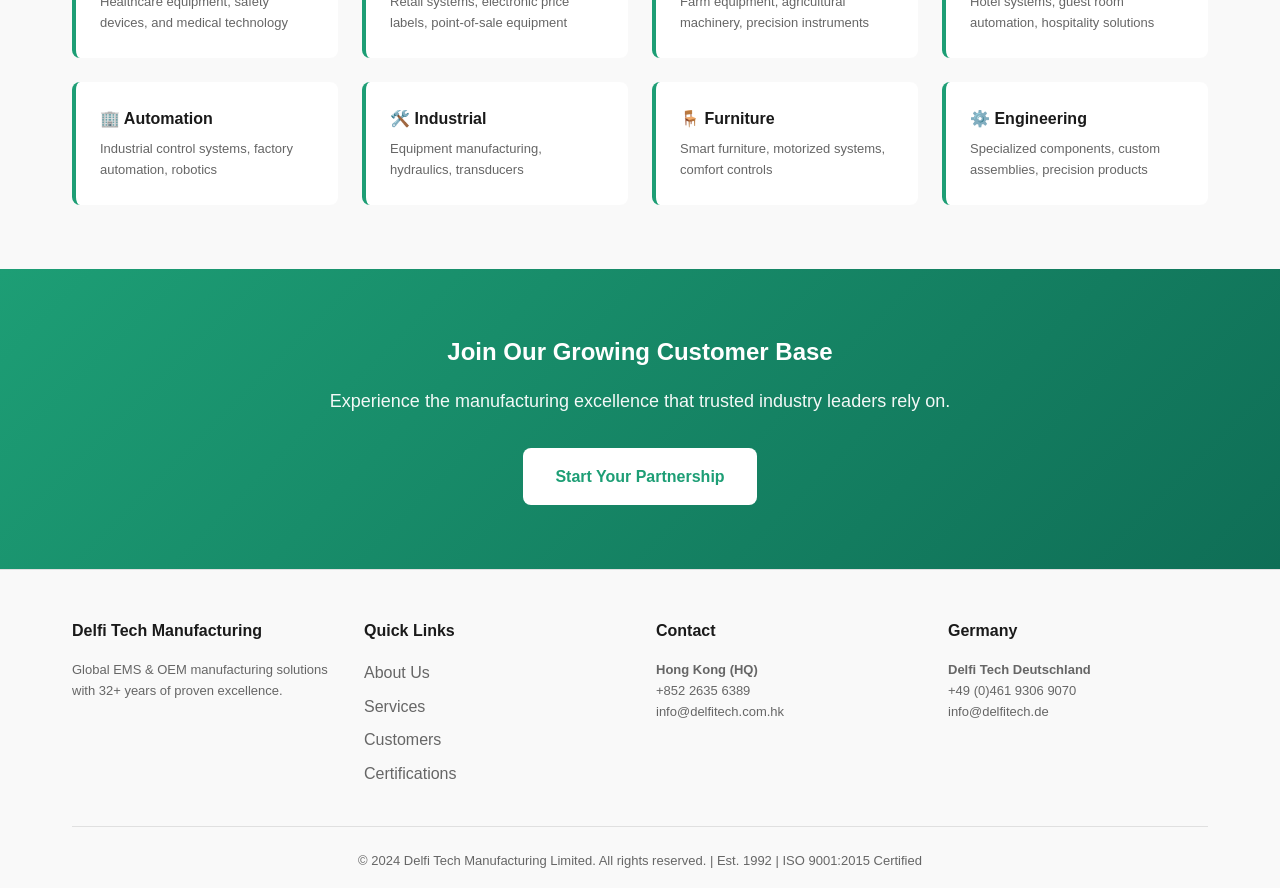
<file: customers.html>
<!DOCTYPE html>
<html lang="en">
<head>
  <meta charset="UTF-8">
  <meta name="viewport" content="width=device-width, initial-scale=1.0">
  <meta name="description" content="Delfi Tech customers - Trusted by major manufacturers in Europe, Asia, and worldwide. See our customer references.">
  <title>Customers - Delfi Tech Manufacturing</title>
  <link rel="stylesheet" href="style.css">
</head>
<body>
  <!-- Navigation -->
  <header class="navbar">
    <div class="container nav-wrapper">
      <div class="logo">
        <span class="logo-text">Delfi Tech</span>
      </div>
      <nav class="nav-menu">
        <ul>
          <li><a href="index.html">Home</a></li>
          <li><a href="about.html">About</a></li>
          <li><a href="services.html">Services</a></li>
          <li><a href="customers.html" class="active">Customers</a></li>
          <li><a href="certifications.html">Certifications</a></li>
          <li><a href="contact.html" class="btn-nav">Contact</a></li>
        </ul>
      </nav>
    </div>
  </header>

  <!-- Page Header -->
  <section class="page-header">
    <div class="container">
      <h1>Our Trusted Customers</h1>
      <p>Industry leaders trust Delfi Tech for manufacturing excellence</p>
    </div>
  </section>

  <!-- Customer Overview -->
  <section class="section">
    <div class="container">
      <div class="overview-box">
        <h2>Customer Portfolio</h2>
        <p>Delfi Tech serves a diverse portfolio of 13+ major customers across multiple industries and continents. Our customer base reflects our strong presence in European markets with strategic growth in Asia-Pacific regions.</p>
        
        <div class="market-distribution">
          <h3>Market Distribution (FY 2024)</h3>
          <div class="distribution-grid">
            <div class="distribution-item">
              <div class="distribution-bar">
                <div class="bar-fill" style="width: 38%;">38%</div>
              </div>
              <p><strong>Denmark</strong> - Primary market</p>
            </div>
            <div class="distribution-item">
              <div class="distribution-bar">
                <div class="bar-fill" style="width: 26%;">26%</div>
              </div>
              <p><strong>Sweden</strong> - Growing presence</p>
            </div>
            <div class="distribution-item">
              <div class="distribution-bar">
                <div class="bar-fill" style="width: 23%;">23%</div>
              </div>
              <p><strong>Germany</strong> - Regional hub</p>
            </div>
            <div class="distribution-item">
              <div class="distribution-bar">
                <div class="bar-fill" style="width: 10%;">10%</div>
              </div>
              <p><strong>Hong Kong</strong> - Asian base</p>
            </div>
            <div class="distribution-item">
              <div class="distribution-bar">
                <div class="bar-fill" style="width: 3%;">3%</div>
              </div>
              <p><strong>Belgium</strong> - Expanding</p>
            </div>
          </div>
        </div>
      </div>
    </div>
  </section>

  <!-- Major Customers -->
  <section class="section gray-bg">
    <div class="container">
      <h2>Major Customer References</h2>
      <p style="text-align: center; margin-bottom: 3rem; color: var(--text-secondary);">
        Delfi Tech partners with industry-leading companies across diverse sectors. Here are some of our key customers:
      </p>

      <div class="customers-grid-large">
        <div class="customer-card-large">
          <h3>Draeger Safety</h3>
          <div class="customer-meta">
            <span class="badge-country">Germany</span>
            <span class="badge-industry">Safety Products & Medical Equipment</span>
          </div>
          <p>Global provider of medical and safety technology. Delfi Tech manufactures precision electronics assemblies and components for medical devices.</p>
          <p class="contact-person">Contact: Jan Praetorius</p>
        </div>

        <div class="customer-card-large">
          <h3>Pricer AB</h3>
          <div class="customer-meta">
            <span class="badge-country">Sweden</span>
            <span class="badge-industry">Retail Pricing Systems</span>
          </div>
          <p>Leading provider of electronic price label solutions and retail management systems. We deliver high-volume manufacturing for retail automation.</p>
          <p class="contact-person">Contact: Magnus Lövdahl</p>
        </div>

        <div class="customer-card-large">
          <h3>Sauer-Danfoss</h3>
          <div class="customer-meta">
            <span class="badge-country">Europe</span>
            <span class="badge-industry">Mobile Hydraulics Systems</span>
          </div>
          <p>Advanced hydraulic systems provider. Delfi Tech supports their manufacturing with specialized component sourcing and assembly services.</p>
          <p class="contact-person">Contact: Martin Kjær</p>
        </div>

        <div class="customer-card-large">
          <h3>Hardi International A/S</h3>
          <div class="customer-meta">
            <span class="badge-country">Denmark</span>
            <span class="badge-industry">Agricultural Machinery</span>
          </div>
          <p>Leading agricultural machinery manufacturer. We produce electronics and control systems for farming equipment.</p>
          <p class="contact-person">Contact: Bent Ulsted Sørensen</p>
        </div>

        <div class="customer-card-large">
          <h3>Wittenborg A/S</h3>
          <div class="customer-meta">
            <span class="badge-country">Denmark</span>
            <span class="badge-industry">Commercial Vending Machines</span>
          </div>
          <p>Global vending machine manufacturer. Delfi Tech provides electronics manufacturing and assembly for commercial vending systems.</p>
          <p class="contact-person">Contact: Soeren Baekholm</p>
        </div>

        <div class="customer-card-large">
          <h3>Scandinavian Construction Comp A/S</h3>
          <div class="customer-meta">
            <span class="badge-country">Denmark</span>
            <span class="badge-industry">Industrial Equipment</span>
          </div>
          <p>Industrial equipment manufacturer specializing in transducers. We support their high-precision manufacturing needs.</p>
          <p class="contact-person">Contact: John Ventrup</p>
        </div>

        <div class="customer-card-large">
          <h3>Himolla Polstermöbel GmbH</h3>
          <div class="customer-meta">
            <span class="badge-country">Germany</span>
            <span class="badge-industry">Premium Furniture</span>
          </div>
          <p>High-end upholstered furniture manufacturer. Delfi Tech produces electronics for advanced furniture control and comfort systems.</p>
          <p class="contact-person">Contact: Albrecht Wetzel</p>
        </div>

        <div class="customer-card-large">
          <h3>2M-Locatel A/S</h3>
          <div class="customer-meta">
            <span class="badge-country">Denmark</span>
            <span class="badge-industry">Hospitality & Hotel Systems</span>
          </div>
          <p>Hospitality management systems provider. We manufacture electronics and control systems for hotel and guest room automation.</p>
          <p class="contact-person">Contact: Inge Brewer</p>
        </div>
      </div>
    </div>
  </section>

  <!-- Why Customers Choose Us -->
  <section class="section">
    <div class="container">
      <h2>Why Our Customers Choose Delfi Tech</h2>
      <div class="reasons-grid">
        <div class="reason-card">
          <div class="reason-icon">✓</div>
          <h3>Quality Excellence</h3>
          <p>ISO 9001:2015 certified manufacturing with proven track record of zero-defect objectives.</p>
        </div>
        <div class="reason-card">
          <div class="reason-icon">⏱️</div>
          <h3>Reliable Delivery</h3>
          <p>On-time delivery assurance with strategic locations in Asia and Europe for optimized logistics.</p>
        </div>
        <div class="reason-card">
          <div class="reason-icon">💰</div>
          <h3>Cost Efficiency</h3>
          <p>Competitive pricing without compromising quality through operational excellence and efficiency.</p>
        </div>
        <div class="reason-card">
          <div class="reason-icon">🤝</div>
          <h3>Partnership Approach</h3>
          <p>Long-term relationships built on transparency, trust, and mutual success.</p>
        </div>
        <div class="reason-card">
          <div class="reason-icon">🌐</div>
          <h3>Global Expertise</h3>
          <p>32+ years of experience serving diverse industries and markets worldwide.</p>
        </div>
        <div class="reason-card">
          <div class="reason-icon">📞</div>
          <h3>Expert Support</h3>
          <p>Dedicated technical support and customer service in multiple languages and time zones.</p>
        </div>
      </div>
    </div>
  </section>

  <!-- Industries -->
  <section class="section gray-bg">
    <div class="container">
      <h2>Industries We Serve</h2>
      <p style="text-align: center; margin-bottom: 2rem; color: var(--text-secondary);">
        Our expertise spans multiple sectors, enabling us to deliver specialized solutions for each industry.
      </p>
      <div class="industries-full-grid">
        <div class="industry-item">
          <h3>🏥 Medical & Safety</h3>
          <p>Healthcare equipment, safety devices, and medical technology</p>
        </div>
        <div class="industry-item">
          <h3>🛍️ Retail & POS</h3>
          <p>Retail systems, electronic price labels, point-of-sale equipment</p>
        </div>
        <div class="industry-item">
          <h3>🚜 Agriculture</h3>
          <p>Farm equipment, agricultural machinery, precision instruments</p>
        </div>
        <div class="industry-item">
          <h3>🏨 Hospitality</h3>
          <p>Hotel systems, guest room automation, hospitality solutions</p>
        </div>
        <div class="industry-item">
          <h3>🏢 Automation</h3>
          <p>Industrial control systems, factory automation, robotics</p>
        </div>
        <div class="industry-item">
          <h3>🛠️ Industrial</h3>
          <p>Equipment manufacturing, hydraulics, transducers</p>
        </div>
        <div class="industry-item">
          <h3>🪑 Furniture</h3>
          <p>Smart furniture, motorized systems, comfort controls</p>
        </div>
        <div class="industry-item">
          <h3>⚙️ Engineering</h3>
          <p>Specialized components, custom assemblies, precision products</p>
        </div>
      </div>
    </div>
  </section>

  <!-- CTA Section -->
  <section class="cta-section">
    <div class="container">
      <h2>Join Our Growing Customer Base</h2>
      <p>Experience the manufacturing excellence that trusted industry leaders rely on.</p>
      <a href="contact.html" class="cta-button white">Start Your Partnership</a>
    </div>
  </section>

  <!-- Footer -->
  <footer class="footer">
    <div class="container">
      <div class="footer-grid">
        <div class="footer-section">
          <h4>Delfi Tech Manufacturing</h4>
          <p>Global EMS & OEM manufacturing solutions with 32+ years of proven excellence.</p>
        </div>
        <div class="footer-section">
          <h4>Quick Links</h4>
          <ul>
            <li><a href="about.html">About Us</a></li>
            <li><a href="services.html">Services</a></li>
            <li><a href="customers.html">Customers</a></li>
            <li><a href="certifications.html">Certifications</a></li>
          </ul>
        </div>
        <div class="footer-section">
          <h4>Contact</h4>
          <p>
            <strong>Hong Kong (HQ)</strong><br>
            +852 2635 6389<br>
            info@delfitech.com.hk
          </p>
        </div>
        <div class="footer-section">
          <h4>Germany</h4>
          <p>
            <strong>Delfi Tech Deutschland</strong><br>
            +49 (0)461 9306 9070<br>
            info@delfitech.de
          </p>
        </div>
      </div>
      <div class="footer-bottom">
        <p>&copy; 2024 Delfi Tech Manufacturing Limited. All rights reserved. | Est. 1992 | ISO 9001:2015 Certified</p>
      </div>
    </div>
  </footer>
</body>
</html>
</file>
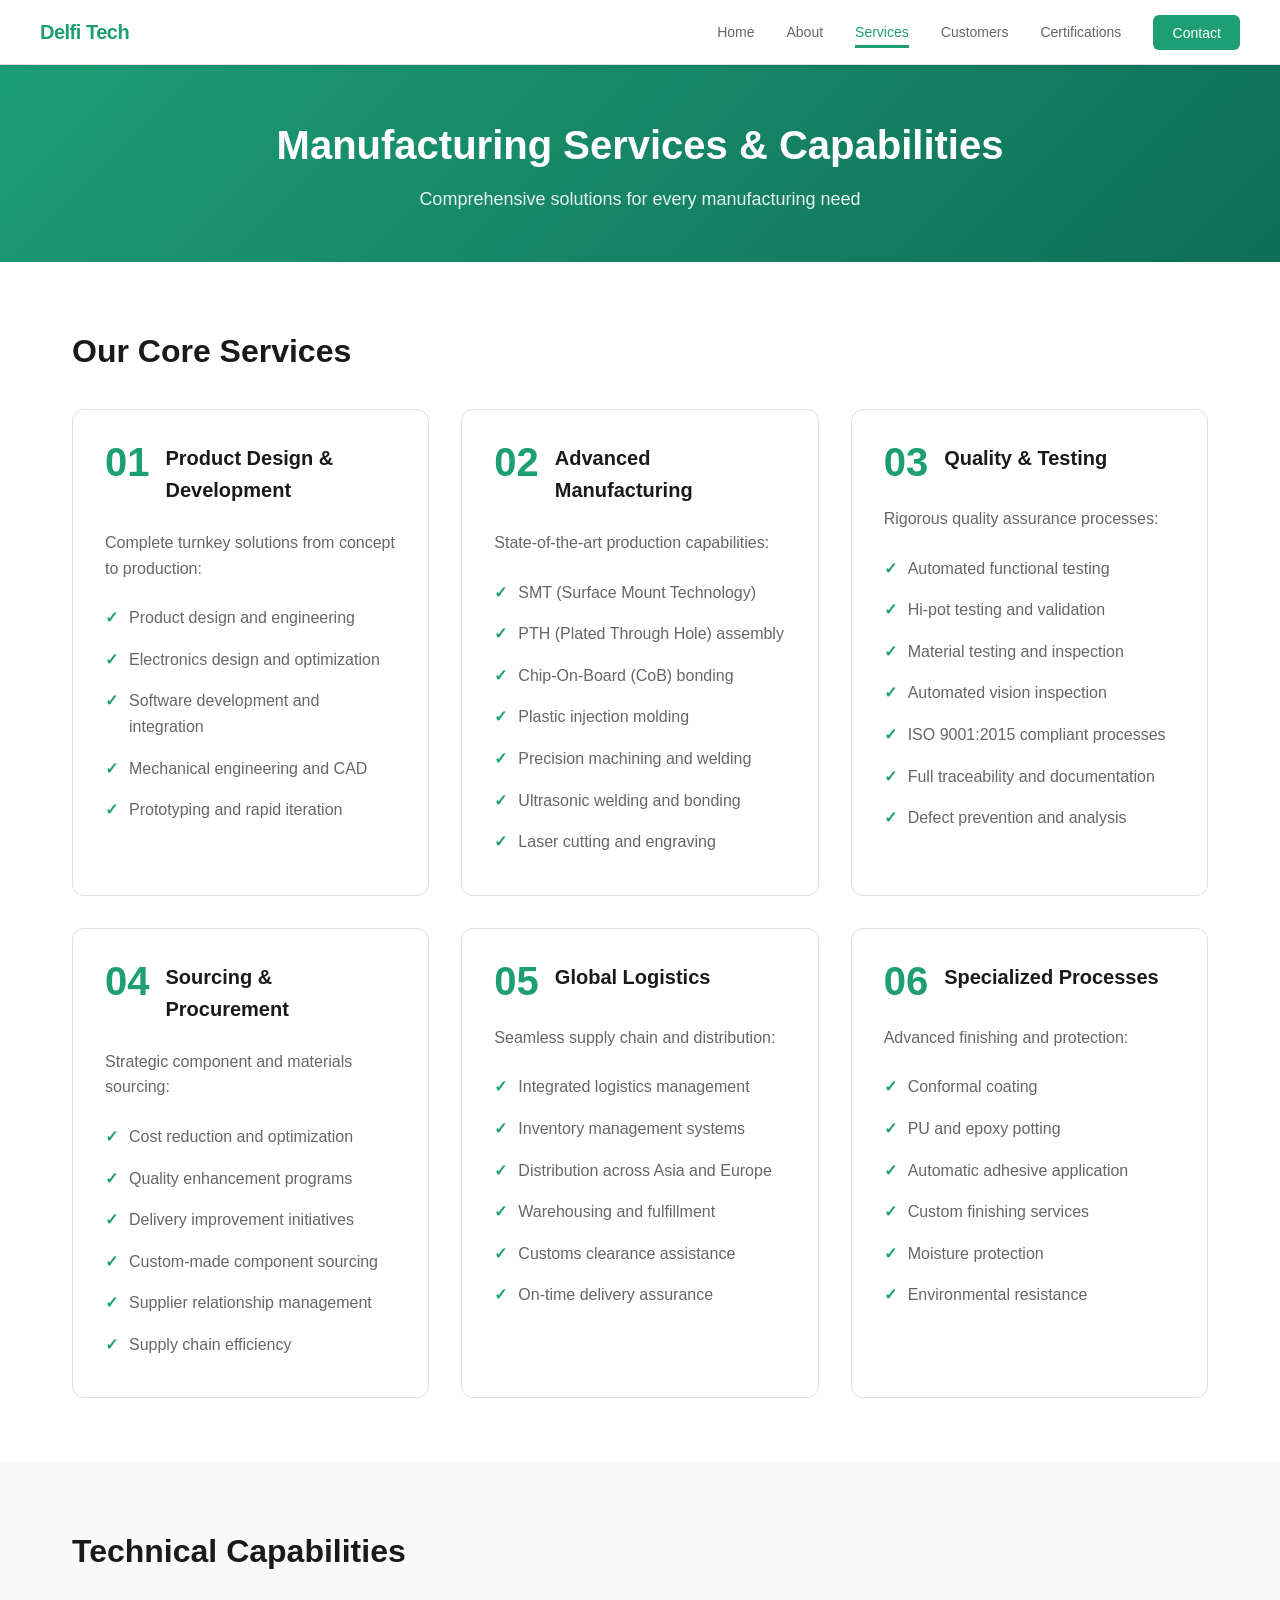
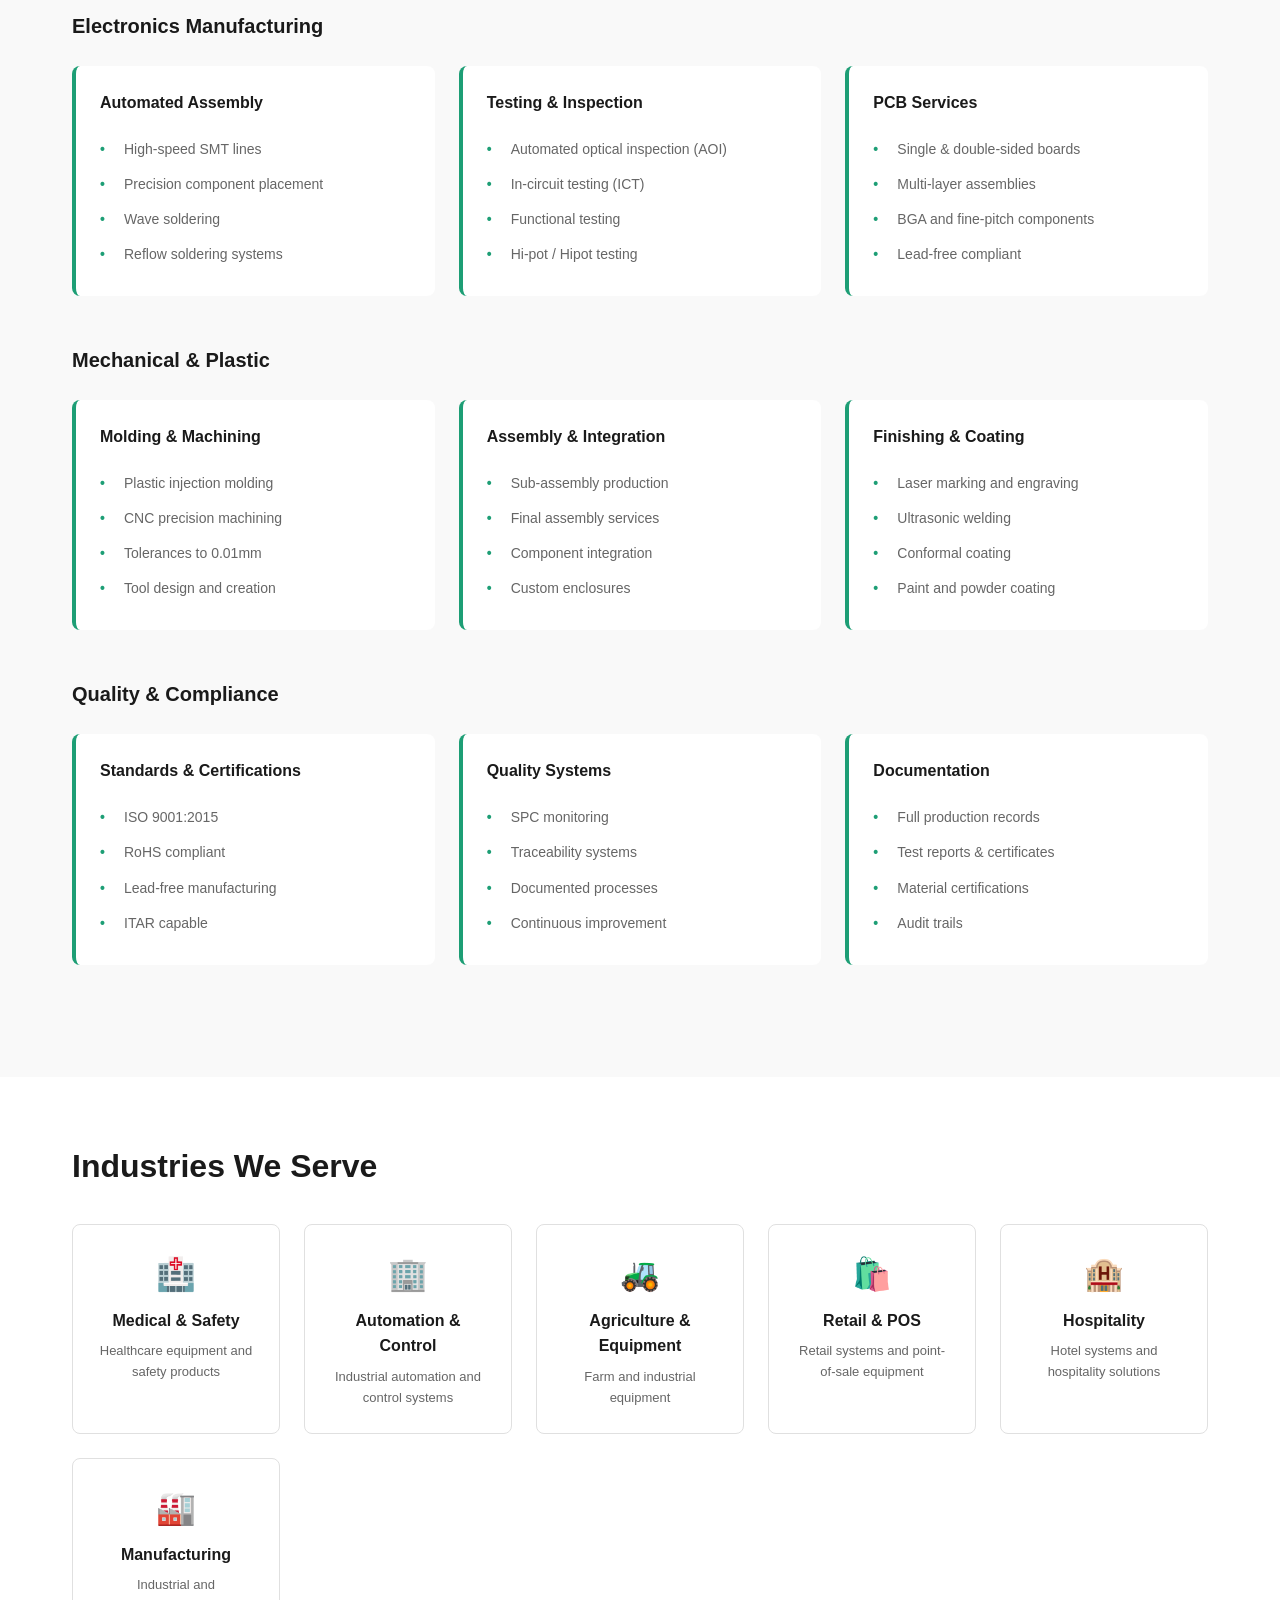
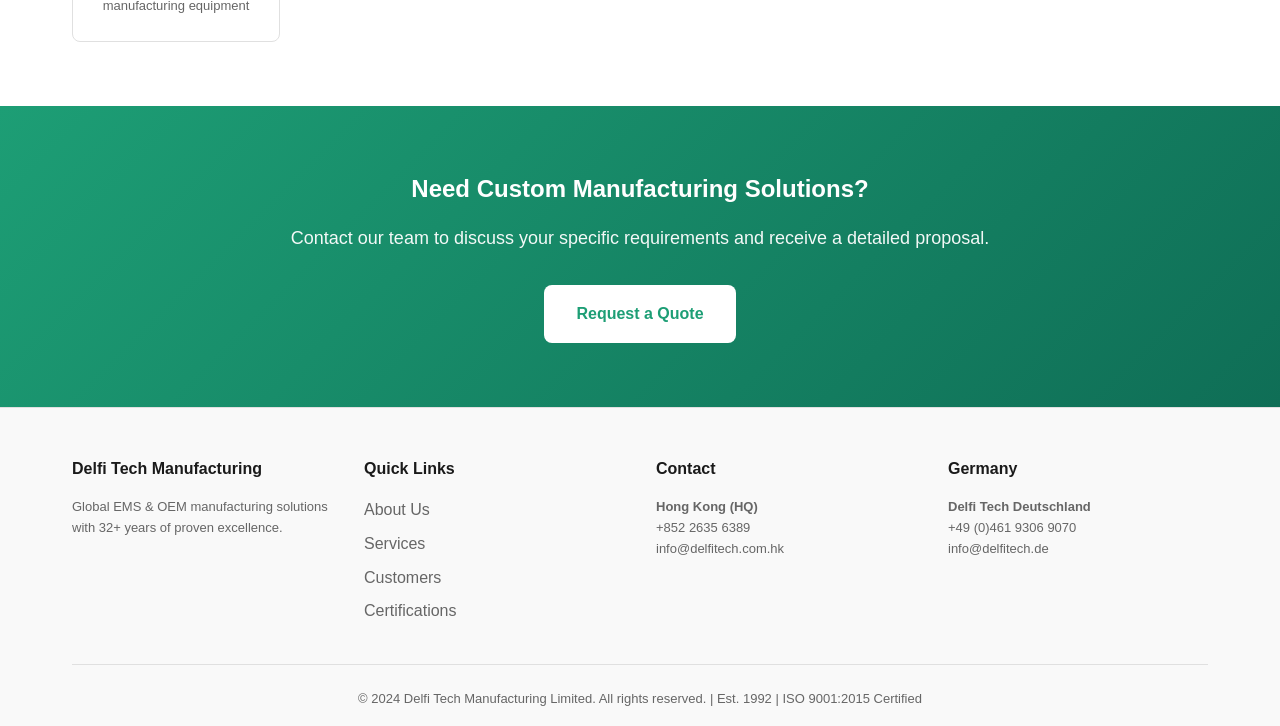
<file: services.html>
<!DOCTYPE html>
<html lang="en">
<head>
  <meta charset="UTF-8">
  <meta name="viewport" content="width=device-width, initial-scale=1.0">
  <meta name="description" content="Delfi Tech services: electronics manufacturing, assembly, sourcing, logistics, design & development, quality assurance.">
  <title>Services - Delfi Tech Manufacturing</title>
  <link rel="stylesheet" href="style.css">
</head>
<body>
  <!-- Navigation -->
  <header class="navbar">
    <div class="container nav-wrapper">
      <div class="logo">
        <span class="logo-text">Delfi Tech</span>
      </div>
      <nav class="nav-menu">
        <ul>
          <li><a href="index.html">Home</a></li>
          <li><a href="about.html">About</a></li>
          <li><a href="services.html" class="active">Services</a></li>
          <li><a href="customers.html">Customers</a></li>
          <li><a href="certifications.html">Certifications</a></li>
          <li><a href="contact.html" class="btn-nav">Contact</a></li>
        </ul>
      </nav>
    </div>
  </header>

  <!-- Page Header -->
  <section class="page-header">
    <div class="container">
      <h1>Manufacturing Services & Capabilities</h1>
      <p>Comprehensive solutions for every manufacturing need</p>
    </div>
  </section>

  <!-- Core Services -->
  <section class="section">
    <div class="container">
      <h2>Our Core Services</h2>
      <div class="services-detailed-grid">
        <div class="service-card-large">
          <div class="service-header">
            <span class="service-number-large">01</span>
            <h3>Product Design & Development</h3>
          </div>
          <p>Complete turnkey solutions from concept to production:</p>
          <ul class="service-list">
            <li>Product design and engineering</li>
            <li>Electronics design and optimization</li>
            <li>Software development and integration</li>
            <li>Mechanical engineering and CAD</li>
            <li>Prototyping and rapid iteration</li>
          </ul>
        </div>

        <div class="service-card-large">
          <div class="service-header">
            <span class="service-number-large">02</span>
            <h3>Advanced Manufacturing</h3>
          </div>
          <p>State-of-the-art production capabilities:</p>
          <ul class="service-list">
            <li>SMT (Surface Mount Technology)</li>
            <li>PTH (Plated Through Hole) assembly</li>
            <li>Chip-On-Board (CoB) bonding</li>
            <li>Plastic injection molding</li>
            <li>Precision machining and welding</li>
            <li>Ultrasonic welding and bonding</li>
            <li>Laser cutting and engraving</li>
          </ul>
        </div>

        <div class="service-card-large">
          <div class="service-header">
            <span class="service-number-large">03</span>
            <h3>Quality & Testing</h3>
          </div>
          <p>Rigorous quality assurance processes:</p>
          <ul class="service-list">
            <li>Automated functional testing</li>
            <li>Hi-pot testing and validation</li>
            <li>Material testing and inspection</li>
            <li>Automated vision inspection</li>
            <li>ISO 9001:2015 compliant processes</li>
            <li>Full traceability and documentation</li>
            <li>Defect prevention and analysis</li>
          </ul>
        </div>

        <div class="service-card-large">
          <div class="service-header">
            <span class="service-number-large">04</span>
            <h3>Sourcing & Procurement</h3>
          </div>
          <p>Strategic component and materials sourcing:</p>
          <ul class="service-list">
            <li>Cost reduction and optimization</li>
            <li>Quality enhancement programs</li>
            <li>Delivery improvement initiatives</li>
            <li>Custom-made component sourcing</li>
            <li>Supplier relationship management</li>
            <li>Supply chain efficiency</li>
          </ul>
        </div>

        <div class="service-card-large">
          <div class="service-header">
            <span class="service-number-large">05</span>
            <h3>Global Logistics</h3>
          </div>
          <p>Seamless supply chain and distribution:</p>
          <ul class="service-list">
            <li>Integrated logistics management</li>
            <li>Inventory management systems</li>
            <li>Distribution across Asia and Europe</li>
            <li>Warehousing and fulfillment</li>
            <li>Customs clearance assistance</li>
            <li>On-time delivery assurance</li>
          </ul>
        </div>

        <div class="service-card-large">
          <div class="service-header">
            <span class="service-number-large">06</span>
            <h3>Specialized Processes</h3>
          </div>
          <p>Advanced finishing and protection:</p>
          <ul class="service-list">
            <li>Conformal coating</li>
            <li>PU and epoxy potting</li>
            <li>Automatic adhesive application</li>
            <li>Custom finishing services</li>
            <li>Moisture protection</li>
            <li>Environmental resistance</li>
          </ul>
        </div>
      </div>
    </div>
  </section>

  <!-- Technical Capabilities -->
  <section class="section gray-bg">
    <div class="container">
      <h2>Technical Capabilities</h2>
      
      <div class="capabilities-section">
        <h3>Electronics Manufacturing</h3>
        <div class="capabilities-grid">
          <div class="capability-box">
            <h4>Automated Assembly</h4>
            <ul>
              <li>High-speed SMT lines</li>
              <li>Precision component placement</li>
              <li>Wave soldering</li>
              <li>Reflow soldering systems</li>
            </ul>
          </div>
          <div class="capability-box">
            <h4>Testing & Inspection</h4>
            <ul>
              <li>Automated optical inspection (AOI)</li>
              <li>In-circuit testing (ICT)</li>
              <li>Functional testing</li>
              <li>Hi-pot / Hipot testing</li>
            </ul>
          </div>
          <div class="capability-box">
            <h4>PCB Services</h4>
            <ul>
              <li>Single & double-sided boards</li>
              <li>Multi-layer assemblies</li>
              <li>BGA and fine-pitch components</li>
              <li>Lead-free compliant</li>
            </ul>
          </div>
        </div>
      </div>

      <div class="capabilities-section">
        <h3>Mechanical & Plastic</h3>
        <div class="capabilities-grid">
          <div class="capability-box">
            <h4>Molding & Machining</h4>
            <ul>
              <li>Plastic injection molding</li>
              <li>CNC precision machining</li>
              <li>Tolerances to 0.01mm</li>
              <li>Tool design and creation</li>
            </ul>
          </div>
          <div class="capability-box">
            <h4>Assembly & Integration</h4>
            <ul>
              <li>Sub-assembly production</li>
              <li>Final assembly services</li>
              <li>Component integration</li>
              <li>Custom enclosures</li>
            </ul>
          </div>
          <div class="capability-box">
            <h4>Finishing & Coating</h4>
            <ul>
              <li>Laser marking and engraving</li>
              <li>Ultrasonic welding</li>
              <li>Conformal coating</li>
              <li>Paint and powder coating</li>
            </ul>
          </div>
        </div>
      </div>

      <div class="capabilities-section">
        <h3>Quality & Compliance</h3>
        <div class="capabilities-grid">
          <div class="capability-box">
            <h4>Standards & Certifications</h4>
            <ul>
              <li>ISO 9001:2015</li>
              <li>RoHS compliant</li>
              <li>Lead-free manufacturing</li>
              <li>ITAR capable</li>
            </ul>
          </div>
          <div class="capability-box">
            <h4>Quality Systems</h4>
            <ul>
              <li>SPC monitoring</li>
              <li>Traceability systems</li>
              <li>Documented processes</li>
              <li>Continuous improvement</li>
            </ul>
          </div>
          <div class="capability-box">
            <h4>Documentation</h4>
            <ul>
              <li>Full production records</li>
              <li>Test reports & certificates</li>
              <li>Material certifications</li>
              <li>Audit trails</li>
            </ul>
          </div>
        </div>
      </div>
    </div>
  </section>

  <!-- Industries We Serve -->
  <section class="section">
    <div class="container">
      <h2>Industries We Serve</h2>
      <div class="industries-grid">
        <div class="industry-card">
          <span class="industry-icon">🏥</span>
          <h3>Medical & Safety</h3>
          <p>Healthcare equipment and safety products</p>
        </div>
        <div class="industry-card">
          <span class="industry-icon">🏢</span>
          <h3>Automation & Control</h3>
          <p>Industrial automation and control systems</p>
        </div>
        <div class="industry-card">
          <span class="industry-icon">🚜</span>
          <h3>Agriculture & Equipment</h3>
          <p>Farm and industrial equipment</p>
        </div>
        <div class="industry-card">
          <span class="industry-icon">🛍️</span>
          <h3>Retail & POS</h3>
          <p>Retail systems and point-of-sale equipment</p>
        </div>
        <div class="industry-card">
          <span class="industry-icon">🏨</span>
          <h3>Hospitality</h3>
          <p>Hotel systems and hospitality solutions</p>
        </div>
        <div class="industry-card">
          <span class="industry-icon">🏭</span>
          <h3>Manufacturing</h3>
          <p>Industrial and manufacturing equipment</p>
        </div>
      </div>
    </div>
  </section>

  <!-- CTA Section -->
  <section class="cta-section">
    <div class="container">
      <h2>Need Custom Manufacturing Solutions?</h2>
      <p>Contact our team to discuss your specific requirements and receive a detailed proposal.</p>
      <a href="contact.html" class="cta-button white">Request a Quote</a>
    </div>
  </section>

  <!-- Footer -->
  <footer class="footer">
    <div class="container">
      <div class="footer-grid">
        <div class="footer-section">
          <h4>Delfi Tech Manufacturing</h4>
          <p>Global EMS & OEM manufacturing solutions with 32+ years of proven excellence.</p>
        </div>
        <div class="footer-section">
          <h4>Quick Links</h4>
          <ul>
            <li><a href="about.html">About Us</a></li>
            <li><a href="services.html">Services</a></li>
            <li><a href="customers.html">Customers</a></li>
            <li><a href="certifications.html">Certifications</a></li>
          </ul>
        </div>
        <div class="footer-section">
          <h4>Contact</h4>
          <p>
            <strong>Hong Kong (HQ)</strong><br>
            +852 2635 6389<br>
            info@delfitech.com.hk
          </p>
        </div>
        <div class="footer-section">
          <h4>Germany</h4>
          <p>
            <strong>Delfi Tech Deutschland</strong><br>
            +49 (0)461 9306 9070<br>
            info@delfitech.de
          </p>
        </div>
      </div>
      <div class="footer-bottom">
        <p>&copy; 2024 Delfi Tech Manufacturing Limited. All rights reserved. | Est. 1992 | ISO 9001:2015 Certified</p>
      </div>
    </div>
  </footer>
</body>
</html>
</file>
<file: style.css>
/* Root CSS Variables */
:root {
  --primary-color: #1D9E75;
  --primary-dark: #0F6E56;
  --primary-light: #E1F5EE;
  --text-primary: #1a1a1a;
  --text-secondary: #666666;
  --border-color: #e0e0e0;
  --bg-light: #f9f9f9;
  --bg-white: #ffffff;
}

/* Global Styles */
* {
  margin: 0;
  padding: 0;
  box-sizing: border-box;
}

html {
  scroll-behavior: smooth;
}

body {
  font-family: -apple-system, BlinkMacSystemFont, 'Segoe UI', 'Roboto', 'Oxygen', 'Ubuntu', 'Cantarell', sans-serif;
  line-height: 1.6;
  color: var(--text-primary);
  background: var(--bg-white);
}

/* Container */
.container {
  max-width: 1200px;
  margin: 0 auto;
  padding: 0 2rem;
}

/* Navigation */
.navbar {
  background: var(--bg-white);
  border-bottom: 1px solid var(--border-color);
  position: sticky;
  top: 0;
  z-index: 1000;
  box-shadow: 0 2px 4px rgba(0,0,0,0.05);
}

.nav-wrapper {
  display: flex;
  justify-content: space-between;
  align-items: center;
  padding: 1rem 0;
}

.logo {
  font-size: 20px;
  font-weight: 700;
  color: var(--primary-color);
}

.logo-text {
  display: inline-block;
  letter-spacing: -0.5px;
}

.nav-menu ul {
  display: flex;
  list-style: none;
  gap: 2rem;
  align-items: center;
}

.nav-menu a {
  text-decoration: none;
  color: var(--text-secondary);
  font-size: 14px;
  font-weight: 500;
  transition: color 0.3s ease;
  position: relative;
}

.nav-menu a:hover {
  color: var(--primary-color);
}

.nav-menu a.active {
  color: var(--primary-color);
}

.nav-menu a.active::after {
  content: '';
  position: absolute;
  bottom: -8px;
  left: 0;
  right: 0;
  height: 3px;
  background: var(--primary-color);
}

.btn-nav {
  background: var(--primary-color);
  color: white !important;
  padding: 0.6rem 1.2rem;
  border-radius: 6px;
  transition: background 0.3s ease;
}

.btn-nav:hover {
  background: var(--primary-dark) !important;
}

/* Hero Section */
.hero {
  background: linear-gradient(135deg, #f9f9f9 0%, #f0f9f7 100%);
  padding: 5rem 0;
  text-align: center;
}

.hero h1 {
  font-size: 2.8rem;
  font-weight: 700;
  margin-bottom: 1rem;
  color: var(--text-primary);
  line-height: 1.2;
}

.hero-subtitle {
  font-size: 18px;
  color: var(--text-secondary);
  margin-bottom: 2rem;
  max-width: 700px;
  margin-left: auto;
  margin-right: auto;
}

.trust-badges {
  display: flex;
  justify-content: center;
  align-items: center;
  gap: 2rem;
  margin-bottom: 3rem;
  flex-wrap: wrap;
}

.badge {
  display: flex;
  flex-direction: column;
  align-items: center;
  gap: 0.5rem;
}

.badge-icon {
  font-size: 32px;
  line-height: 1;
}

.badge-text {
  font-size: 13px;
  font-weight: 600;
  color: var(--primary-color);
  text-align: center;
  max-width: 100px;
}

/* CTA Buttons */
.cta-button {
  display: inline-block;
  padding: 1rem 2rem;
  background: var(--primary-color);
  color: white;
  text-decoration: none;
  border: none;
  border-radius: 8px;
  font-size: 16px;
  font-weight: 600;
  cursor: pointer;
  transition: all 0.3s ease;
  text-transform: none;
}

.cta-button:hover {
  background: var(--primary-dark);
  transform: translateY(-2px);
  box-shadow: 0 8px 24px rgba(29, 158, 117, 0.2);
}

.cta-button.secondary {
  background: transparent;
  border: 2px solid var(--primary-color);
  color: var(--primary-color);
}

.cta-button.secondary:hover {
  background: var(--primary-color);
  color: white;
}

.cta-button.white {
  background: white;
  color: var(--primary-color);
}

.cta-button.white:hover {
  background: var(--bg-light);
  color: var(--primary-dark);
}

/* Statistics Section */
.stats-section {
  padding: 4rem 0;
  background: white;
}

.stats-grid {
  display: grid;
  grid-template-columns: repeat(auto-fit, minmax(200px, 1fr));
  gap: 2rem;
}

.stat-card {
  background: var(--primary-light);
  padding: 2rem;
  border-radius: 12px;
  text-align: center;
}

.stat-number {
  font-size: 2.5rem;
  font-weight: 700;
  color: var(--primary-color);
  margin-bottom: 0.5rem;
}

.stat-label {
  font-size: 13px;
  color: var(--text-secondary);
  text-transform: uppercase;
  letter-spacing: 0.5px;
  font-weight: 600;
}

/* Page Header */
.page-header {
  background: linear-gradient(135deg, var(--primary-color) 0%, var(--primary-dark) 100%);
  color: white;
  padding: 3rem 0;
  text-align: center;
}

.page-header h1 {
  font-size: 2.5rem;
  margin-bottom: 0.5rem;
}

.page-header p {
  font-size: 18px;
  opacity: 0.9;
}

/* Sections */
.section {
  padding: 4rem 0;
}

.section h2 {
  font-size: 2rem;
  font-weight: 700;
  margin-bottom: 2rem;
  color: var(--text-primary);
}

.gray-bg {
  background: var(--bg-light);
}

/* Overview Section */
.overview-section {
  padding: 4rem 0;
}

.overview-grid {
  display: grid;
  grid-template-columns: repeat(auto-fit, minmax(250px, 1fr));
  gap: 2rem;
}

.overview-card {
  background: white;
  border: 1px solid var(--border-color);
  padding: 2rem;
  border-radius: 12px;
  transition: all 0.3s ease;
}

.overview-card:hover {
  border-color: var(--primary-color);
  box-shadow: 0 8px 24px rgba(29, 158, 117, 0.1);
}

.overview-icon {
  font-size: 2.5rem;
  margin-bottom: 1rem;
}

.overview-card h3 {
  font-size: 18px;
  font-weight: 600;
  margin-bottom: 1rem;
}

.overview-card p {
  color: var(--text-secondary);
  line-height: 1.6;
}

/* Services Grid */
.services-grid-home {
  display: grid;
  grid-template-columns: repeat(auto-fit, minmax(280px, 1fr));
  gap: 2rem;
}

.service-box {
  background: white;
  border: 1px solid var(--border-color);
  padding: 2rem;
  border-radius: 12px;
  transition: all 0.3s ease;
}

.service-box:hover {
  border-color: var(--primary-color);
  box-shadow: 0 8px 24px rgba(29, 158, 117, 0.1);
  transform: translateY(-4px);
}

.service-number {
  display: block;
  font-size: 2rem;
  font-weight: 700;
  color: var(--primary-color);
  margin-bottom: 0.5rem;
}

.service-box h3 {
  font-size: 18px;
  font-weight: 600;
  margin-bottom: 1rem;
  color: var(--text-primary);
}

.service-box p {
  color: var(--text-secondary);
  line-height: 1.6;
}

/* Services Detailed Grid */
.services-detailed-grid {
  display: grid;
  grid-template-columns: repeat(auto-fit, minmax(300px, 1fr));
  gap: 2rem;
}

.service-card-large {
  background: white;
  border: 1px solid var(--border-color);
  padding: 2rem;
  border-radius: 12px;
}

.service-header {
  display: flex;
  align-items: flex-start;
  gap: 1rem;
  margin-bottom: 1.5rem;
}

.service-number-large {
  font-size: 2.5rem;
  font-weight: 700;
  color: var(--primary-color);
  line-height: 1;
}

.service-card-large h3 {
  font-size: 20px;
  font-weight: 600;
  color: var(--text-primary);
}

.service-card-large > p {
  color: var(--text-secondary);
  margin-bottom: 1rem;
}

.service-list {
  list-style: none;
  padding-left: 0;
}

.service-list li {
  padding: 0.5rem 0;
  color: var(--text-secondary);
  padding-left: 1.5rem;
  position: relative;
}

.service-list li:before {
  content: '✓';
  position: absolute;
  left: 0;
  color: var(--primary-color);
  font-weight: bold;
}

/* Timeline */
.timeline {
  position: relative;
  padding: 2rem 0;
}

.timeline-item {
  display: flex;
  margin-bottom: 2rem;
  position: relative;
}

.timeline-marker {
  background: var(--primary-color);
  color: white;
  width: 120px;
  padding: 1rem;
  border-radius: 8px;
  font-weight: 700;
  text-align: center;
  flex-shrink: 0;
  font-size: 18px;
  margin-right: 2rem;
}

.timeline-content h3 {
  font-size: 18px;
  font-weight: 600;
  color: var(--text-primary);
  margin-bottom: 0.5rem;
}

.timeline-content p {
  color: var(--text-secondary);
  line-height: 1.6;
}

/* Organization Grid */
.org-grid {
  display: grid;
  grid-template-columns: repeat(auto-fit, minmax(240px, 1fr));
  gap: 2rem;
}

.org-card {
  background: white;
  border: 2px solid var(--primary-color);
  border-radius: 12px;
  padding: 2rem;
  text-align: center;
  transition: all 0.3s ease;
}

.org-card:hover {
  box-shadow: 0 8px 24px rgba(29, 158, 117, 0.15);
  transform: translateY(-4px);
}

.org-icon {
  font-size: 2.5rem;
  margin-bottom: 1rem;
}

.org-card h3 {
  font-size: 16px;
  font-weight: 600;
  color: var(--text-primary);
  margin-bottom: 0.5rem;
}

.org-card p {
  font-size: 14px;
  color: var(--text-secondary);
}

.location {
  font-weight: 600;
  color: var(--primary-color);
  margin: 0.5rem 0;
}

.year {
  font-size: 13px;
  color: var(--primary-color);
  font-weight: 600;
  margin-top: 0.5rem;
}

.description {
  font-size: 13px;
  margin-top: 1rem;
}

/* Values Grid */
.values-grid {
  display: grid;
  grid-template-columns: repeat(auto-fit, minmax(200px, 1fr));
  gap: 2rem;
}

.value-card {
  background: white;
  border: 1px solid var(--border-color);
  padding: 2rem;
  border-radius: 12px;
  text-align: center;
}

.value-card h3 {
  font-size: 18px;
  font-weight: 600;
  color: var(--primary-color);
  margin-bottom: 1rem;
}

.value-card p {
  color: var(--text-secondary);
  line-height: 1.6;
}

/* Capabilities */
.capabilities-section {
  margin-bottom: 3rem;
}

.capabilities-section h3 {
  font-size: 20px;
  font-weight: 600;
  margin-bottom: 1.5rem;
  color: var(--text-primary);
}

.capabilities-grid {
  display: grid;
  grid-template-columns: repeat(auto-fit, minmax(250px, 1fr));
  gap: 1.5rem;
}

.capability-box {
  background: white;
  padding: 1.5rem;
  border-radius: 8px;
  border-left: 4px solid var(--primary-color);
}

.capability-box h4 {
  font-size: 16px;
  font-weight: 600;
  color: var(--text-primary);
  margin-bottom: 1rem;
}

.capability-box ul {
  list-style: none;
  padding: 0;
}

.capability-box li {
  padding: 0.4rem 0;
  color: var(--text-secondary);
  font-size: 14px;
  padding-left: 1.5rem;
  position: relative;
}

.capability-box li:before {
  content: '•';
  position: absolute;
  left: 0;
  color: var(--primary-color);
  font-weight: bold;
}

/* Industries Grid */
.industries-grid {
  display: grid;
  grid-template-columns: repeat(auto-fit, minmax(180px, 1fr));
  gap: 1.5rem;
}

.industry-card {
  background: white;
  border: 1px solid var(--border-color);
  padding: 1.5rem;
  border-radius: 8px;
  text-align: center;
  transition: all 0.3s ease;
}

.industry-card:hover {
  border-color: var(--primary-color);
  box-shadow: 0 4px 12px rgba(29, 158, 117, 0.1);
}

.industry-card span {
  font-size: 2rem;
  display: block;
  margin-bottom: 0.5rem;
}

.industry-card h3 {
  font-size: 16px;
  font-weight: 600;
  color: var(--text-primary);
  margin-bottom: 0.5rem;
}

.industry-card p {
  font-size: 13px;
  color: var(--text-secondary);
}

/* Industries Full Grid */
.industries-full-grid {
  display: grid;
  grid-template-columns: repeat(auto-fit, minmax(220px, 1fr));
  gap: 1.5rem;
}

.industry-item {
  background: white;
  padding: 1.5rem;
  border-radius: 8px;
  border-left: 4px solid var(--primary-color);
}

.industry-item h3 {
  font-size: 16px;
  font-weight: 600;
  color: var(--text-primary);
  margin-bottom: 0.5rem;
}

.industry-item p {
  font-size: 13px;
  color: var(--text-secondary);
}

/* Customer Cards */
.customers-grid-large {
  display: grid;
  grid-template-columns: repeat(auto-fit, minmax(300px, 1fr));
  gap: 2rem;
}

.customer-card-large {
  background: white;
  border: 1px solid var(--border-color);
  padding: 2rem;
  border-radius: 12px;
  transition: all 0.3s ease;
}

.customer-card-large:hover {
  border-color: var(--primary-color);
  box-shadow: 0 8px 24px rgba(29, 158, 117, 0.1);
}

.customer-card-large h3 {
  font-size: 20px;
  font-weight: 600;
  color: var(--text-primary);
  margin-bottom: 1rem;
}

.customer-meta {
  display: flex;
  gap: 0.5rem;
  flex-wrap: wrap;
  margin-bottom: 1rem;
}

.badge-country {
  display: inline-block;
  background: var(--primary-light);
  color: var(--primary-color);
  padding: 0.3rem 0.8rem;
  border-radius: 4px;
  font-size: 12px;
  font-weight: 600;
}

.badge-industry {
  display: inline-block;
  background: var(--primary-light);
  color: var(--primary-color);
  padding: 0.3rem 0.8rem;
  border-radius: 4px;
  font-size: 12px;
  font-weight: 600;
}

.customer-card-large p {
  color: var(--text-secondary);
  line-height: 1.6;
  margin-bottom: 1rem;
}

.contact-person {
  font-size: 13px;
  color: var(--text-secondary);
  font-style: italic;
}

/* Market Distribution */
.market-distribution {
  margin-top: 2rem;
}

.market-distribution h3 {
  font-size: 18px;
  font-weight: 600;
  margin-bottom: 1.5rem;
}

.distribution-grid {
  display: grid;
  grid-template-columns: repeat(auto-fit, minmax(200px, 1fr));
  gap: 1.5rem;
}

.distribution-item {
  display: flex;
  flex-direction: column;
}

.distribution-item p {
  margin-top: 0.5rem;
  font-size: 14px;
  color: var(--text-secondary);
}

.distribution-bar {
  height: 24px;
  background: var(--bg-light);
  border-radius: 4px;
  overflow: hidden;
}

.bar-fill {
  height: 100%;
  background: var(--primary-color);
  display: flex;
  align-items: center;
  justify-content: flex-end;
  padding-right: 0.5rem;
  font-size: 12px;
  font-weight: 600;
  color: white;
}

/* Certification Section */
.cert-highlight {
  display: grid;
  grid-template-columns: 1fr 1fr;
  gap: 3rem;
  align-items: center;
  margin-top: 2rem;
}

.cert-badge {
  background: white;
  border: 2px solid var(--primary-color);
  padding: 2rem;
  border-radius: 12px;
}

.cert-badge-content {
  text-align: center;
}

.cert-badge h3 {
  font-size: 24px;
  font-weight: 700;
  color: var(--primary-color);
  margin-bottom: 0.5rem;
}

.cert-badge p {
  color: var(--text-secondary);
  margin-bottom: 1.5rem;
}

.cert-details {
  display: grid;
  grid-template-columns: 1fr 1fr;
  gap: 1rem;
  text-align: center;
}

.cert-details p {
  font-size: 13px;
  color: var(--text-secondary);
}

.cert-info h3 {
  font-size: 20px;
  font-weight: 600;
  margin-bottom: 1rem;
}

.cert-info p {
  color: var(--text-secondary);
  line-height: 1.8;
  margin-bottom: 1.5rem;
}

.cert-scope {
  list-style: none;
  padding: 0;
  margin-bottom: 1.5rem;
}

.cert-scope li {
  padding: 0.75rem 0;
  color: var(--text-secondary);
  border-bottom: 1px solid var(--border-color);
}

.cert-scope li:last-child {
  border-bottom: none;
}

.benefits-list {
  list-style: none;
  padding: 0;
}

.benefits-list li {
  padding: 0.5rem 0;
  color: var(--text-secondary);
  padding-left: 1.5rem;
  position: relative;
}

.benefits-list li:before {
  content: '✓';
  position: absolute;
  left: 0;
  color: var(--primary-color);
  font-weight: bold;
}

/* Quality Systems Grid */
.quality-systems-grid {
  display: grid;
  grid-template-columns: repeat(auto-fit, minmax(260px, 1fr));
  gap: 2rem;
}

.quality-card {
  background: white;
  border: 1px solid var(--border-color);
  padding: 1.5rem;
  border-radius: 12px;
  border-top: 4px solid var(--primary-color);
}

.quality-card h3 {
  font-size: 16px;
  font-weight: 600;
  color: var(--text-primary);
  margin-bottom: 0.5rem;
}

.quality-card p {
  font-size: 13px;
  color: var(--text-secondary);
  margin-bottom: 1rem;
}

.quality-card ul {
  list-style: none;
  padding: 0;
}

.quality-card li {
  padding: 0.4rem 0;
  color: var(--text-secondary);
  font-size: 13px;
  padding-left: 1.2rem;
  position: relative;
}

.quality-card li:before {
  content: '•';
  position: absolute;
  left: 0;
  color: var(--primary-color);
}

/* Standards Grid */
.standards-grid {
  display: grid;
  grid-template-columns: repeat(auto-fit, minmax(250px, 1fr));
  gap: 1.5rem;
}

.standard-box {
  background: white;
  border: 1px solid var(--border-color);
  padding: 1.5rem;
  border-radius: 8px;
}

.standard-box h3 {
  font-size: 16px;
  font-weight: 600;
  color: var(--primary-color);
  margin-bottom: 0.5rem;
}

.standard-box p {
  font-size: 13px;
  color: var(--text-secondary);
}

/* Testing Grid */
.testing-grid {
  display: grid;
  grid-template-columns: repeat(auto-fit, minmax(240px, 1fr));
  gap: 2rem;
}

.test-category {
  background: white;
  padding: 1.5rem;
  border-radius: 8px;
  border-left: 4px solid var(--primary-color);
}

.test-category h3 {
  font-size: 16px;
  font-weight: 600;
  color: var(--text-primary);
  margin-bottom: 1rem;
}

.test-category ul {
  list-style: none;
  padding: 0;
}

.test-category li {
  padding: 0.4rem 0;
  color: var(--text-secondary);
  font-size: 13px;
  padding-left: 1.2rem;
  position: relative;
}

.test-category li:before {
  content: '•';
  position: absolute;
  left: 0;
  color: var(--primary-color);
  font-weight: bold;
}

/* Authority Box */
.authority-box {
  background: white;
  border: 1px solid var(--border-color);
  padding: 2rem;
  border-radius: 12px;
  margin-top: 2rem;
}

.authority-box h3 {
  font-size: 20px;
  font-weight: 600;
  color: var(--text-primary);
  margin-bottom: 1rem;
}

.authority-box p {
  color: var(--text-secondary);
  line-height: 1.8;
  margin-bottom: 1.5rem;
}

.authority-details {
  display: grid;
  grid-template-columns: repeat(auto-fit, minmax(280px, 1fr));
  gap: 2rem;
  margin-top: 1.5rem;
  padding-top: 1.5rem;
  border-top: 1px solid var(--border-color);
}

.authority-details h4 {
  font-size: 14px;
  font-weight: 600;
  color: var(--primary-color);
  margin-bottom: 0.75rem;
  text-transform: uppercase;
  letter-spacing: 0.5px;
}

.authority-details p {
  font-size: 13px;
  color: var(--text-secondary);
}

/* Importance Grid */
.importance-grid {
  display: grid;
  grid-template-columns: repeat(auto-fit, minmax(200px, 1fr));
  gap: 2rem;
}

.importance-card {
  text-align: center;
  padding: 1.5rem;
}

.importance-icon {
  font-size: 2rem;
  display: block;
  margin-bottom: 0.5rem;
}

.importance-card h3 {
  font-size: 16px;
  font-weight: 600;
  color: var(--text-primary);
  margin-bottom: 0.75rem;
}

.importance-card p {
  font-size: 13px;
  color: var(--text-secondary);
  line-height: 1.6;
}

/* Reasons Grid */
.reasons-grid {
  display: grid;
  grid-template-columns: repeat(auto-fit, minmax(250px, 1fr));
  gap: 2rem;
}

.reason-card {
  background: white;
  border: 1px solid var(--border-color);
  padding: 2rem;
  border-radius: 12px;
  text-align: center;
  transition: all 0.3s ease;
}

.reason-card:hover {
  border-color: var(--primary-color);
  box-shadow: 0 8px 24px rgba(29, 158, 117, 0.1);
}

.reason-icon {
  font-size: 2.5rem;
  margin-bottom: 1rem;
}

.reason-card h3 {
  font-size: 18px;
  font-weight: 600;
  color: var(--text-primary);
  margin-bottom: 0.75rem;
}

.reason-card p {
  font-size: 13px;
  color: var(--text-secondary);
  line-height: 1.6;
}

/* Contact Section */
.contact-info-grid {
  display: grid;
  grid-template-columns: repeat(auto-fit, minmax(300px, 1fr));
  gap: 2rem;
}

.contact-info-card {
  background: white;
  border: 1px solid var(--border-color);
  padding: 2rem;
  border-radius: 12px;
}

.contact-info-card h3 {
  font-size: 18px;
  font-weight: 600;
  color: var(--primary-color);
  margin-bottom: 1.5rem;
}

.contact-details p {
  color: var(--text-secondary);
  margin-bottom: 0.5rem;
  line-height: 1.6;
}

.contact-methods {
  margin: 1rem 0;
  padding: 1rem 0;
  border-top: 1px solid var(--border-color);
  border-bottom: 1px solid var(--border-color);
}

.contact-methods p {
  margin-bottom: 0.3rem;
}

.business-hours {
  margin-top: 1rem;
  padding-top: 1rem;
  border-top: 1px solid var(--border-color);
}

.contact-methods a {
  color: var(--primary-color);
  text-decoration: none;
}

.contact-methods a:hover {
  text-decoration: underline;
}

/* Forms */
.form-container {
  max-width: 700px;
  margin: 0 auto;
}

.form-group {
  margin-bottom: 1.5rem;
}

.form-group label {
  display: block;
  margin-bottom: 0.5rem;
  font-weight: 600;
  color: var(--text-primary);
  font-size: 14px;
}

.form-group input,
.form-group select,
.form-group textarea {
  width: 100%;
  padding: 0.75rem;
  border: 1px solid var(--border-color);
  border-radius: 6px;
  font-family: inherit;
  font-size: 14px;
  color: var(--text-primary);
  background: white;
  transition: border-color 0.3s ease;
}

.form-group input:focus,
.form-group select:focus,
.form-group textarea:focus {
  outline: none;
  border-color: var(--primary-color);
  box-shadow: 0 0 0 3px rgba(29, 158, 117, 0.1);
}

.form-group textarea {
  resize: vertical;
  min-height: 120px;
}

.form-row {
  display: grid;
  grid-template-columns: 1fr 1fr;
  gap: 1.5rem;
}

@media (max-width: 768px) {
  .form-row {
    grid-template-columns: 1fr;
  }
}

.form-group button {
  width: 100%;
  padding: 1rem;
}

/* Quick Contact Grid */
.quick-contact-grid {
  display: grid;
  grid-template-columns: repeat(auto-fit, minmax(250px, 1fr));
  gap: 2rem;
}

.quick-contact-card {
  background: white;
  border: 1px solid var(--border-color);
  padding: 2rem;
  border-radius: 12px;
  text-align: center;
}

.quick-icon {
  font-size: 2.5rem;
  display: block;
  margin-bottom: 1rem;
}

.quick-contact-card h3 {
  font-size: 18px;
  font-weight: 600;
  color: var(--text-primary);
  margin-bottom: 0.75rem;
}

.quick-contact-card p {
  font-size: 13px;
  color: var(--text-secondary);
  margin-bottom: 0.75rem;
}

.quick-contact-card a {
  color: var(--primary-color);
  text-decoration: none;
}

.quick-contact-card a:hover {
  text-decoration: underline;
}

/* FAQ Grid */
.faq-grid {
  display: grid;
  grid-template-columns: repeat(auto-fit, minmax(300px, 1fr));
  gap: 2rem;
}

.faq-item {
  background: white;
  border: 1px solid var(--border-color);
  padding: 1.5rem;
  border-radius: 12px;
}

.faq-item h3 {
  font-size: 16px;
  font-weight: 600;
  color: var(--primary-color);
  margin-bottom: 0.75rem;
}

.faq-item p {
  font-size: 13px;
  color: var(--text-secondary);
  line-height: 1.6;
}

/* CTA Section */
.cta-section {
  background: linear-gradient(135deg, var(--primary-color) 0%, var(--primary-dark) 100%);
  color: white;
  padding: 4rem 0;
  text-align: center;
}

.cta-section h2 {
  color: white;
  margin-bottom: 1rem;
}

.cta-section p {
  font-size: 18px;
  margin-bottom: 2rem;
  opacity: 0.95;
}

/* Footer */
.footer {
  background: var(--bg-light);
  border-top: 1px solid var(--border-color);
  padding: 3rem 0 1rem;
  margin-top: 0;
}

.footer-grid {
  display: grid;
  grid-template-columns: repeat(auto-fit, minmax(250px, 1fr));
  gap: 2rem;
  margin-bottom: 2rem;
}

.footer-section h4 {
  font-size: 16px;
  font-weight: 600;
  color: var(--text-primary);
  margin-bottom: 1rem;
}

.footer-section p {
  font-size: 13px;
  color: var(--text-secondary);
  line-height: 1.6;
}

.footer-section ul {
  list-style: none;
  padding: 0;
}

.footer-section ul li {
  margin-bottom: 0.5rem;
}

.footer-section a {
  color: var(--text-secondary);
  text-decoration: none;
  transition: color 0.3s ease;
}

.footer-section a:hover {
  color: var(--primary-color);
}

.footer-bottom {
  border-top: 1px solid var(--border-color);
  padding-top: 1.5rem;
  text-align: center;
  color: var(--text-secondary);
  font-size: 13px;
}

/* Text Utilities */
.text-center {
  text-align: center;
}

.overview-box {
  background: white;
  border: 1px solid var(--border-color);
  padding: 2rem;
  border-radius: 12px;
}

.overview-box h2 {
  color: var(--text-primary);
}

/* Responsive Design */
@media (max-width: 768px) {
  .hero h1 {
    font-size: 2rem;
  }

  .page-header h1 {
    font-size: 1.8rem;
  }

  .section h2 {
    font-size: 1.5rem;
  }

  .nav-menu ul {
    gap: 1rem;
    font-size: 12px;
  }

  .trust-badges {
    gap: 1rem;
  }

  .badge-text {
    font-size: 11px;
    max-width: 80px;
  }

  .cert-highlight {
    grid-template-columns: 1fr;
  }

  .timeline-marker {
    width: 100px;
    font-size: 14px;
    padding: 0.75rem;
  }

  .timeline-item {
    margin-bottom: 1.5rem;
  }
}

@media (max-width: 480px) {
  .container {
    padding: 0 1rem;
  }

  .nav-menu ul {
    gap: 0.5rem;
    flex-wrap: wrap;
  }

  .hero {
    padding: 3rem 0;
  }

  .hero h1 {
    font-size: 1.5rem;
  }

  .cta-button {
    padding: 0.75rem 1.5rem;
    font-size: 14px;
  }

  .stat-card {
    padding: 1.5rem;
  }

  .stat-number {
    font-size: 2rem;
  }

  .service-box,
  .overview-card {
    padding: 1.5rem;
  }
}
</file>
